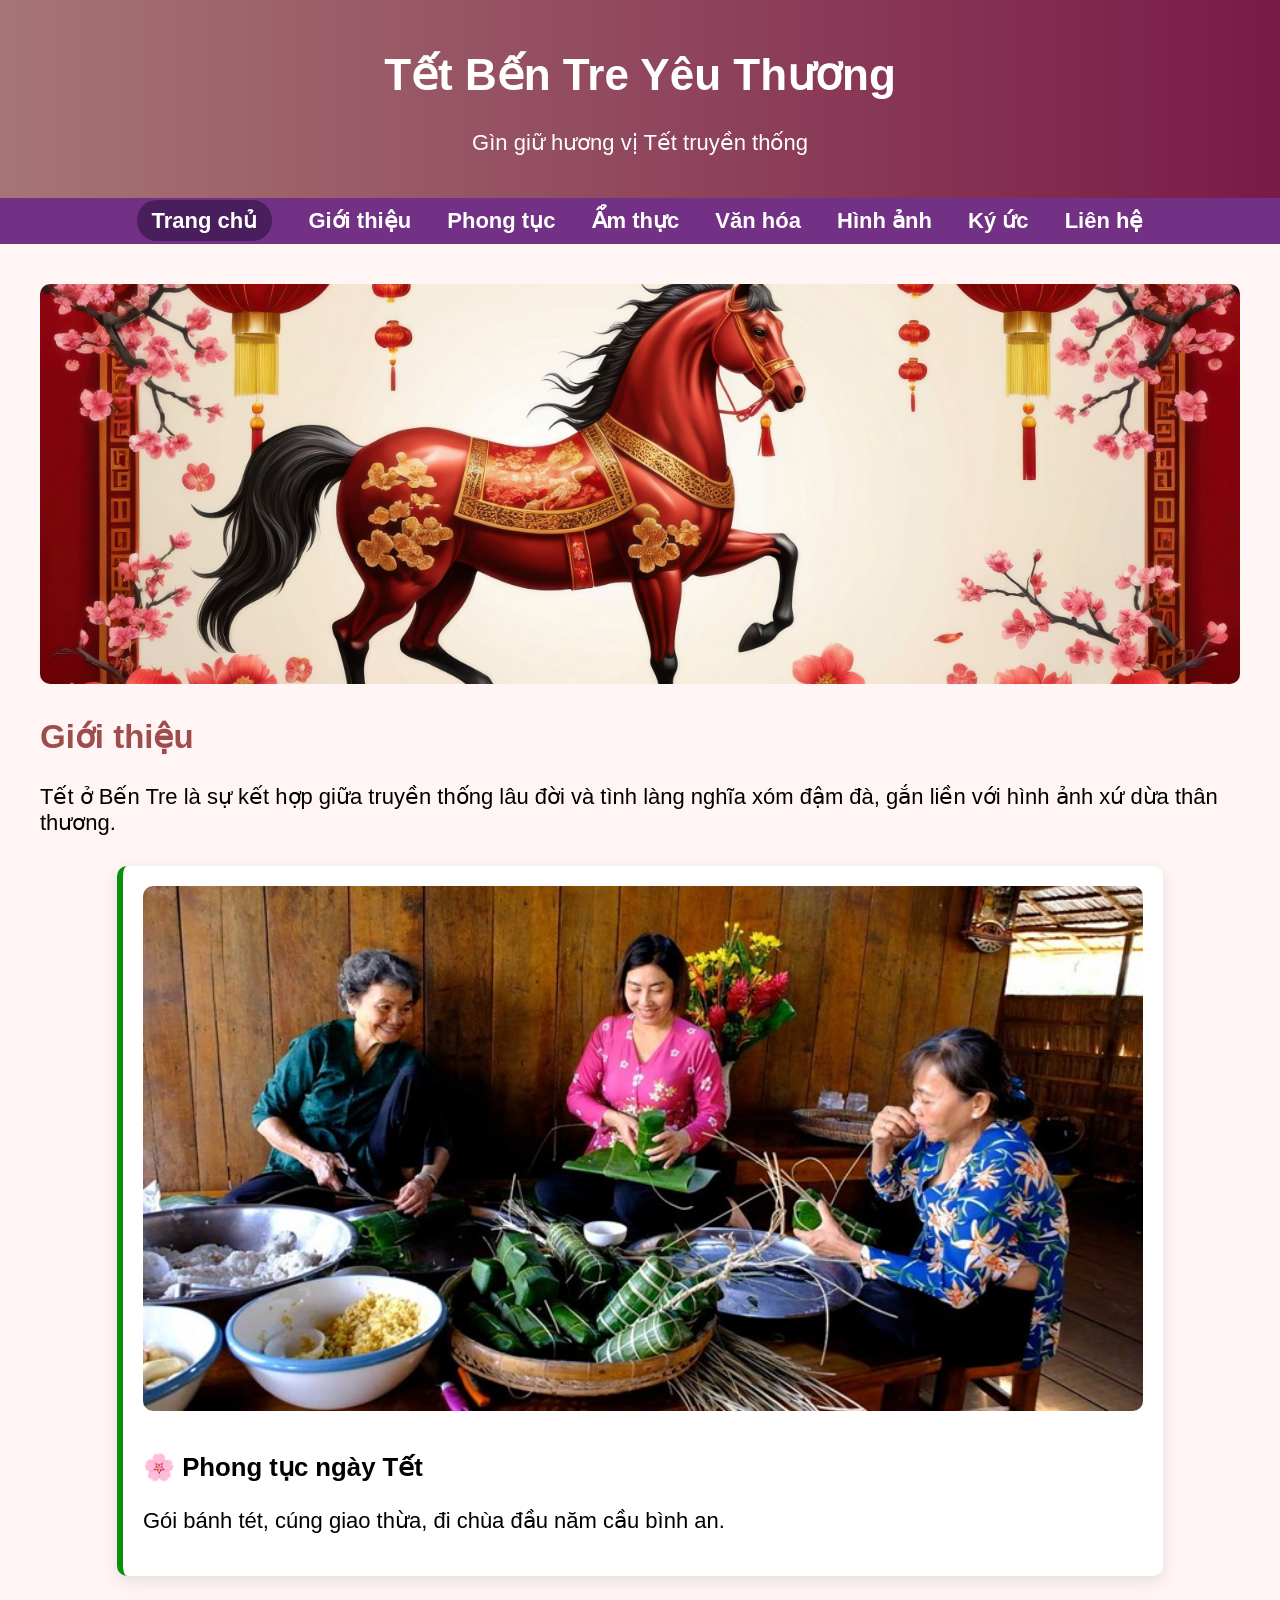
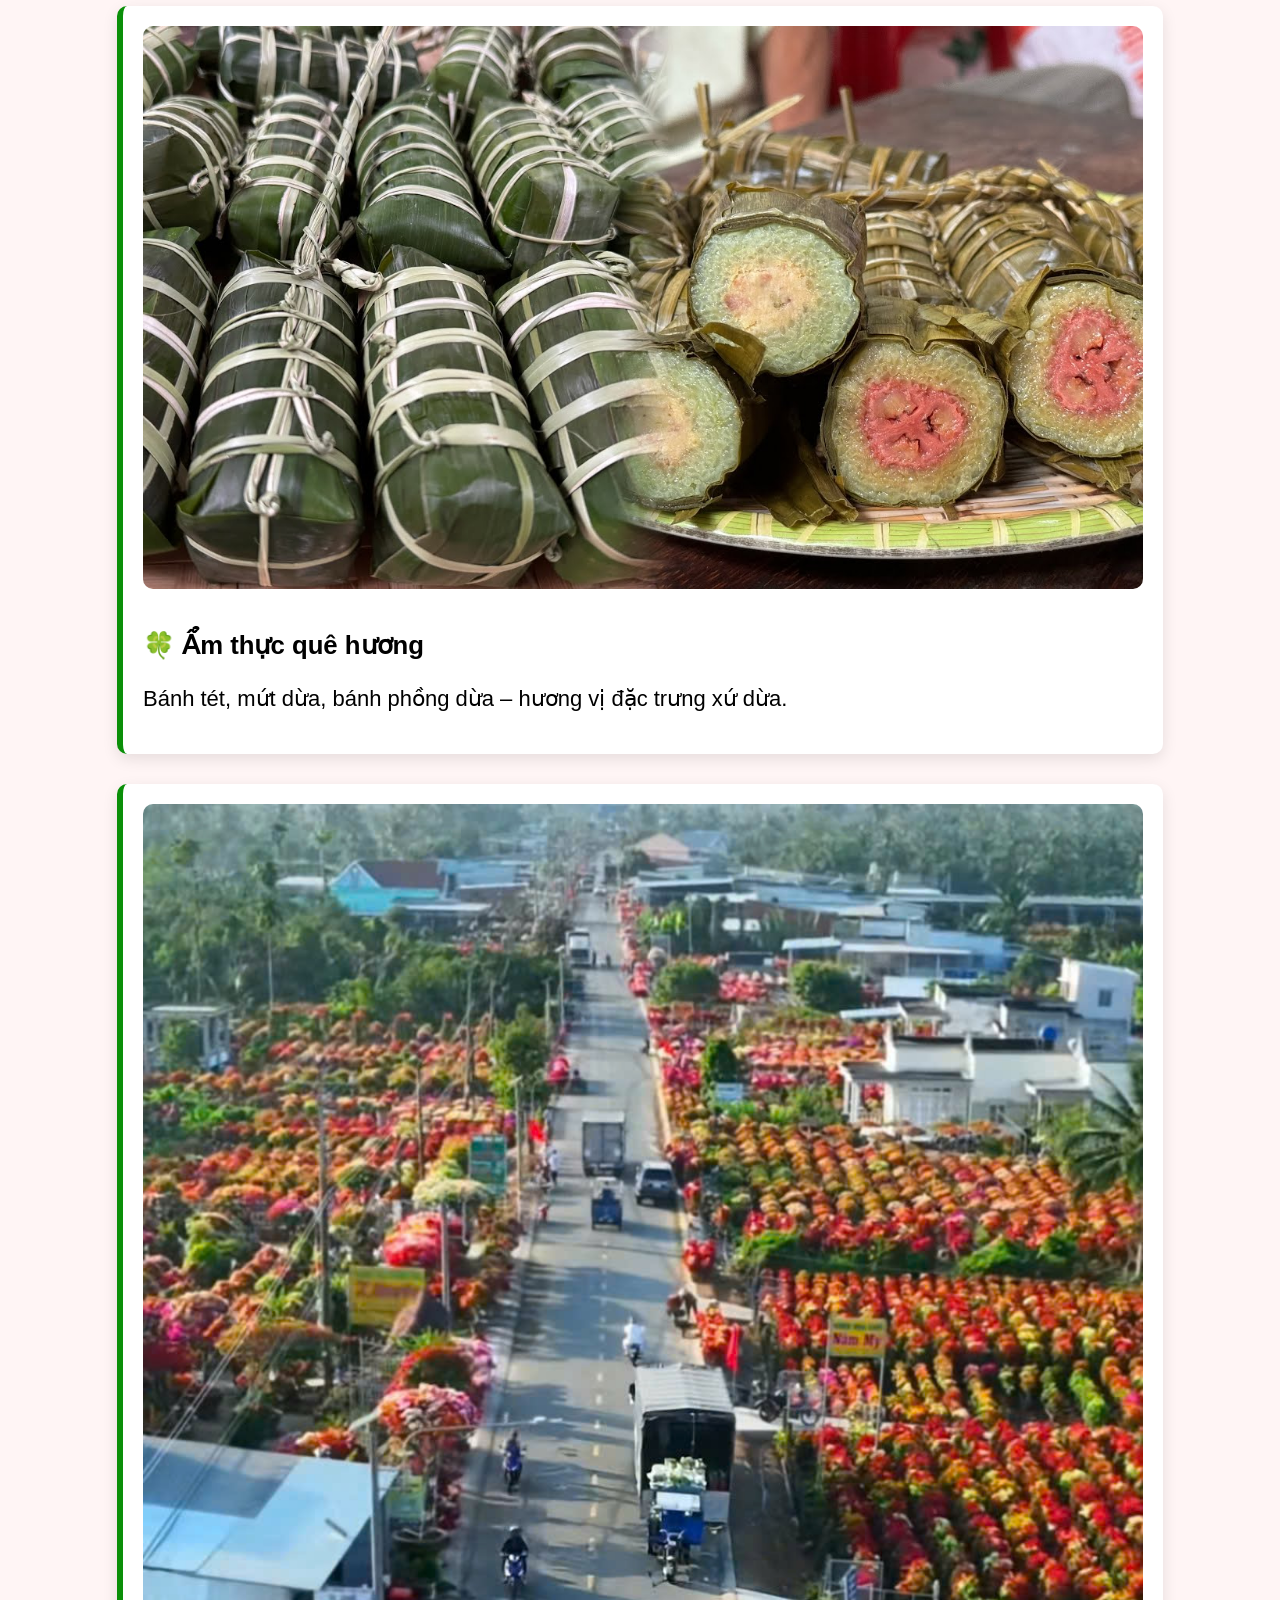
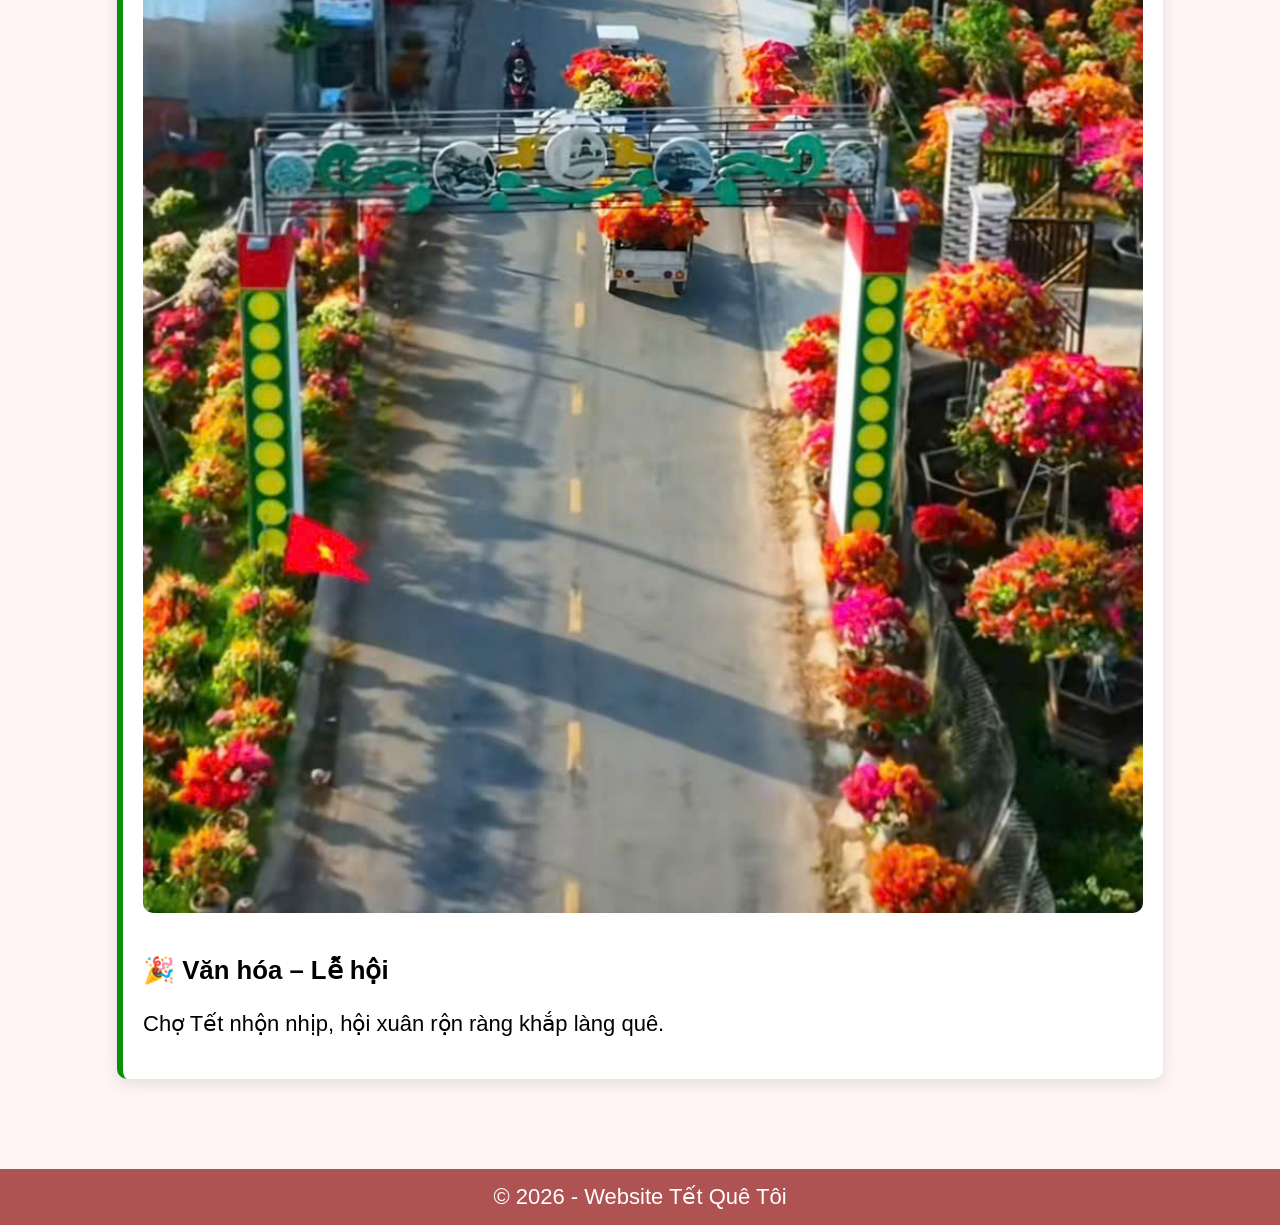
<file: index.html>
<!DOCTYPE html>
<html>
<head>
    <title>Xuân Quê Tôi</title>
    <link rel="stylesheet" href="css/style.css">
</head>
<body>

<header>
    <h1>Tết Bến Tre Yêu Thương</h1>
    <p>Gìn giữ hương vị Tết truyền thống</p>
</header>

<nav>
    <a href="index.html" class="active">Trang chủ</a>
    <a href="gioithieu.html">Giới thiệu</a>
    <a href="phongtuc.html">Phong tục</a>   
    <a href="amthuc.html">Ẩm thực</a>
    <a href="vanhoa.html">Văn hóa</a>
    <a href="hinhanh.html">Hình ảnh</a>
    <a href="kyuc.html">Ký ức</a>
    <a href="lienhe.html">Liên hệ</a>
</nav>

<div class="section">

    <!-- Ảnh banner -->
    <img src="images/banner.jpg" class="banner">

    <h2>Giới thiệu</h2>
    <p>Tết ở Bến Tre là sự kết hợp giữa truyền thống lâu đời và tình làng nghĩa xóm đậm đà, gắn liền với hình ảnh xứ dừa thân thương.</p>

    <!-- PHONG TỤC -->
    <a href="phongtuc.html" class="card-link">
        <div class="card">
            <img src="images/goibanh.jpg">
            <h3>🌸 Phong tục ngày Tết</h3>
            <p>Gói bánh tét, cúng giao thừa, đi chùa đầu năm cầu bình an.</p>
        </div>
    </a>

    <!-- ẨM THỰC -->
    <a href="amthuc.html" class="card-link">
        <div class="card">
            <img src="images/banhtet.jpg">
            <h3>🍀 Ẩm thực quê hương</h3>
            <p>Bánh tét, mứt dừa, bánh phồng dừa – hương vị đặc trưng xứ dừa.</p>
        </div>
    </a>

    <!-- VĂN HÓA -->
    <a href="vanhoa.html" class="card-link">
        <div class="card">
            <img src="images/chotet.jpg">
            <h3>🎉 Văn hóa – Lễ hội</h3>
            <p>Chợ Tết nhộn nhịp, hội xuân rộn ràng khắp làng quê.</p>
        </div>
    </a>

</div>
<footer>
    © 2026 - Website Tết Quê Tôi
</footer>

</body>
</html>
</file>
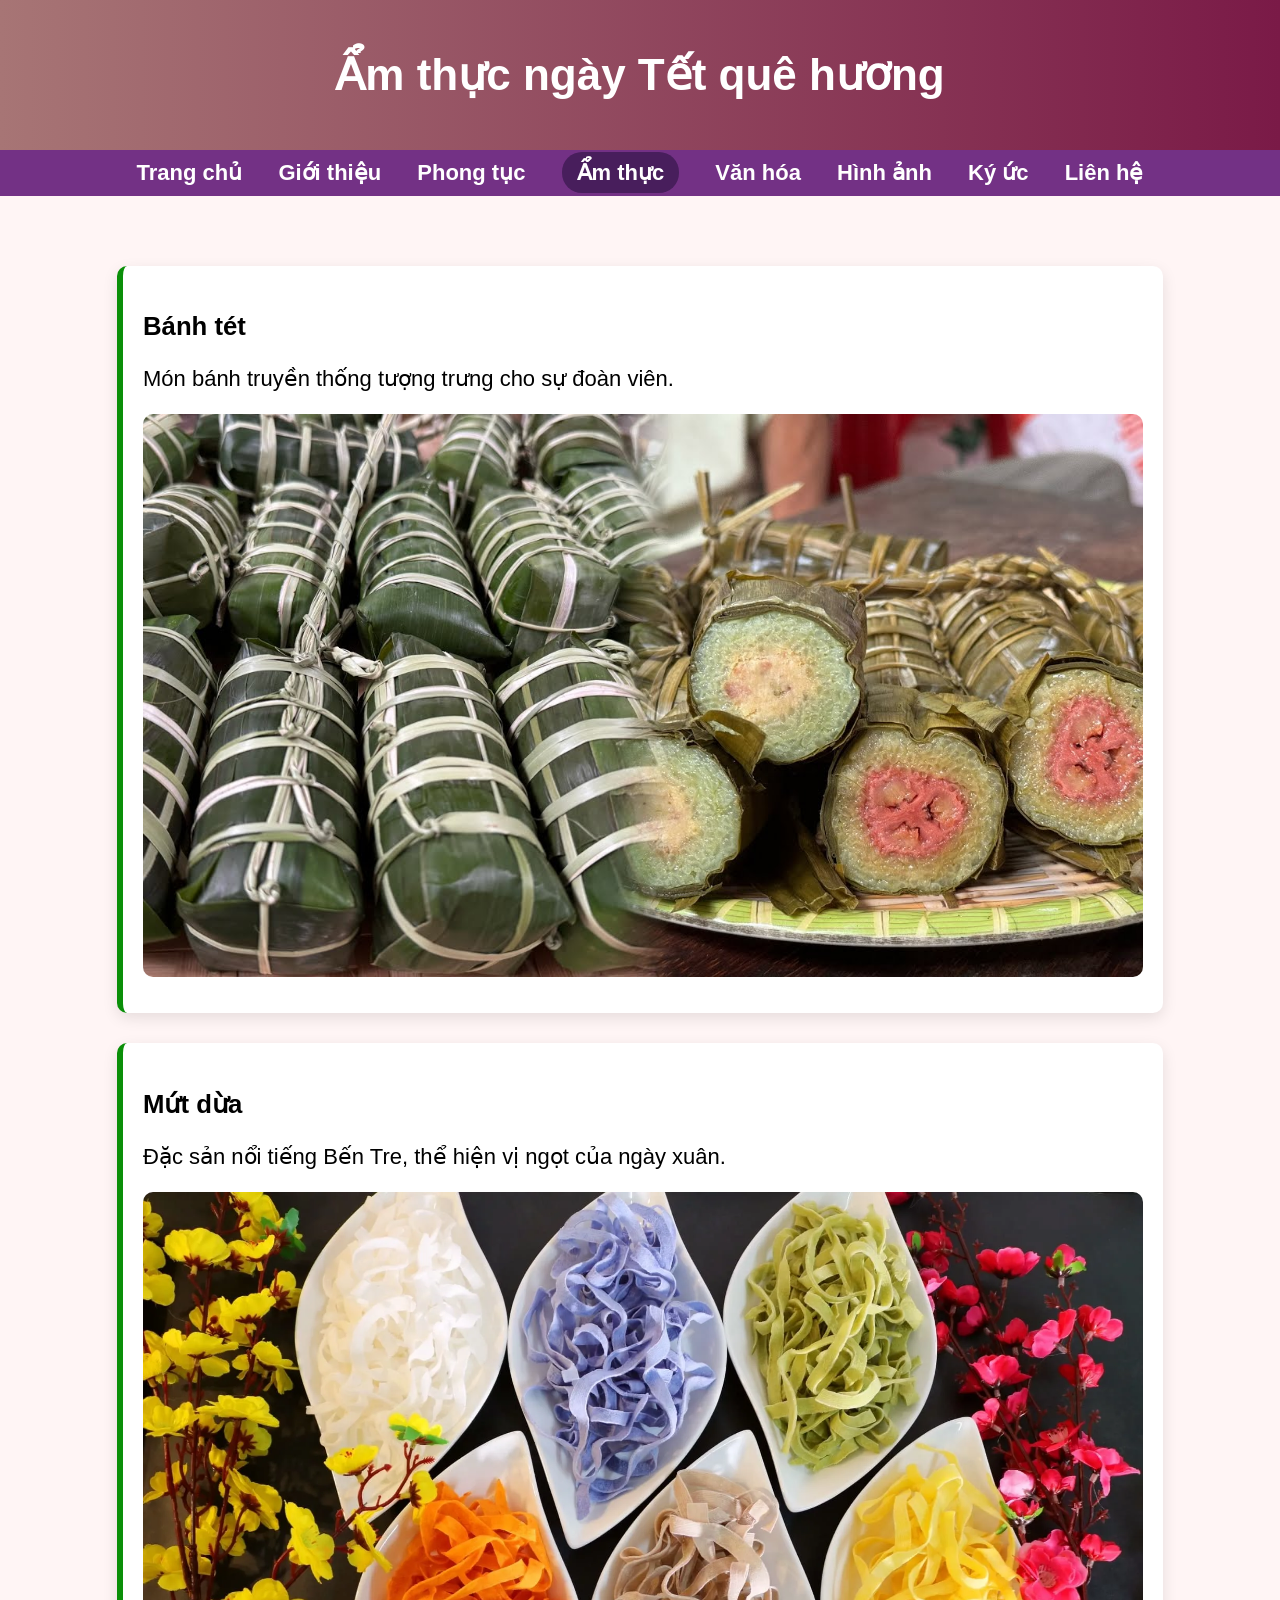
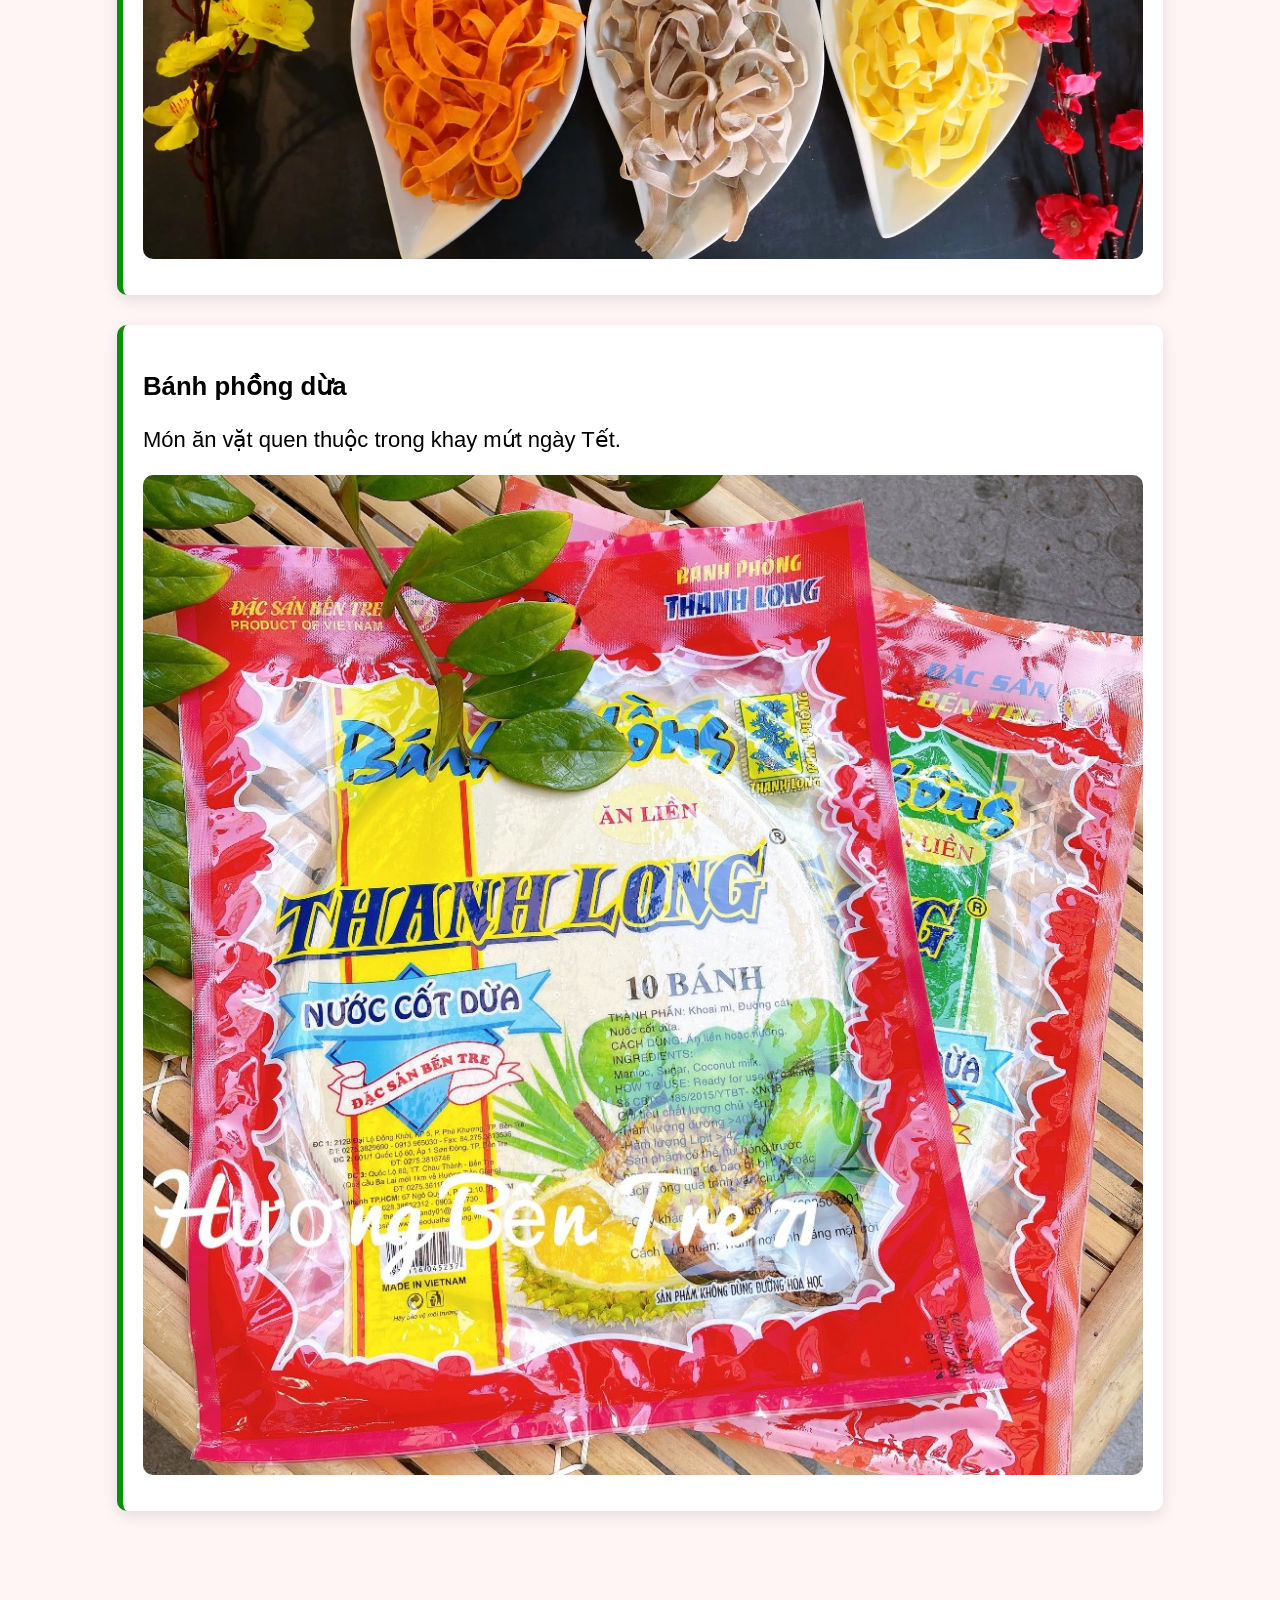
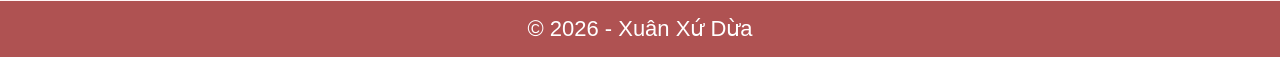
<file: amthuc.html>
<!DOCTYPE html>
<html>
<head>
    <title>Ẩm thực Tết - Bến Tre</title>
    <link rel="stylesheet" href="css/style.css">
</head>
<body>

<header>
    <h1>Ẩm thực ngày Tết quê hương</h1>
</header>

<nav>
    <a href="index.html">Trang chủ</a>
    <a href="gioithieu.html">Giới thiệu</a>
    <a href="phongtuc.html">Phong tục</a>
    <a href="amthuc.html" class="active">Ẩm thực</a>
    <a href="vanhoa.html">Văn hóa</a>
    <a href="hinhanh.html">Hình ảnh</a>
    <a href="kyuc.html">Ký ức</a>
    <a href="lienhe.html">Liên hệ</a>
</nav>

<div class="section">

<div class="card">
<h3>Bánh tét</h3>
<p>Món bánh truyền thống tượng trưng cho sự đoàn viên.</p>
<img src="images/banhtet.jpg">
</div>

<div class="card">
<h3>Mứt dừa</h3>
<p>Đặc sản nổi tiếng Bến Tre, thể hiện vị ngọt của ngày xuân.</p>
<img src="images/mucdua.webp">
</div>

<div class="card">
<h3>Bánh phồng dừa</h3>
<p>Món ăn vặt quen thuộc trong khay mứt ngày Tết.</p>
<img src="images/banhphongdua.jpg">
</div>

</div>

<footer>
© 2026 - Xuân Xứ Dừa
</footer>

</body>
</html>
</file>
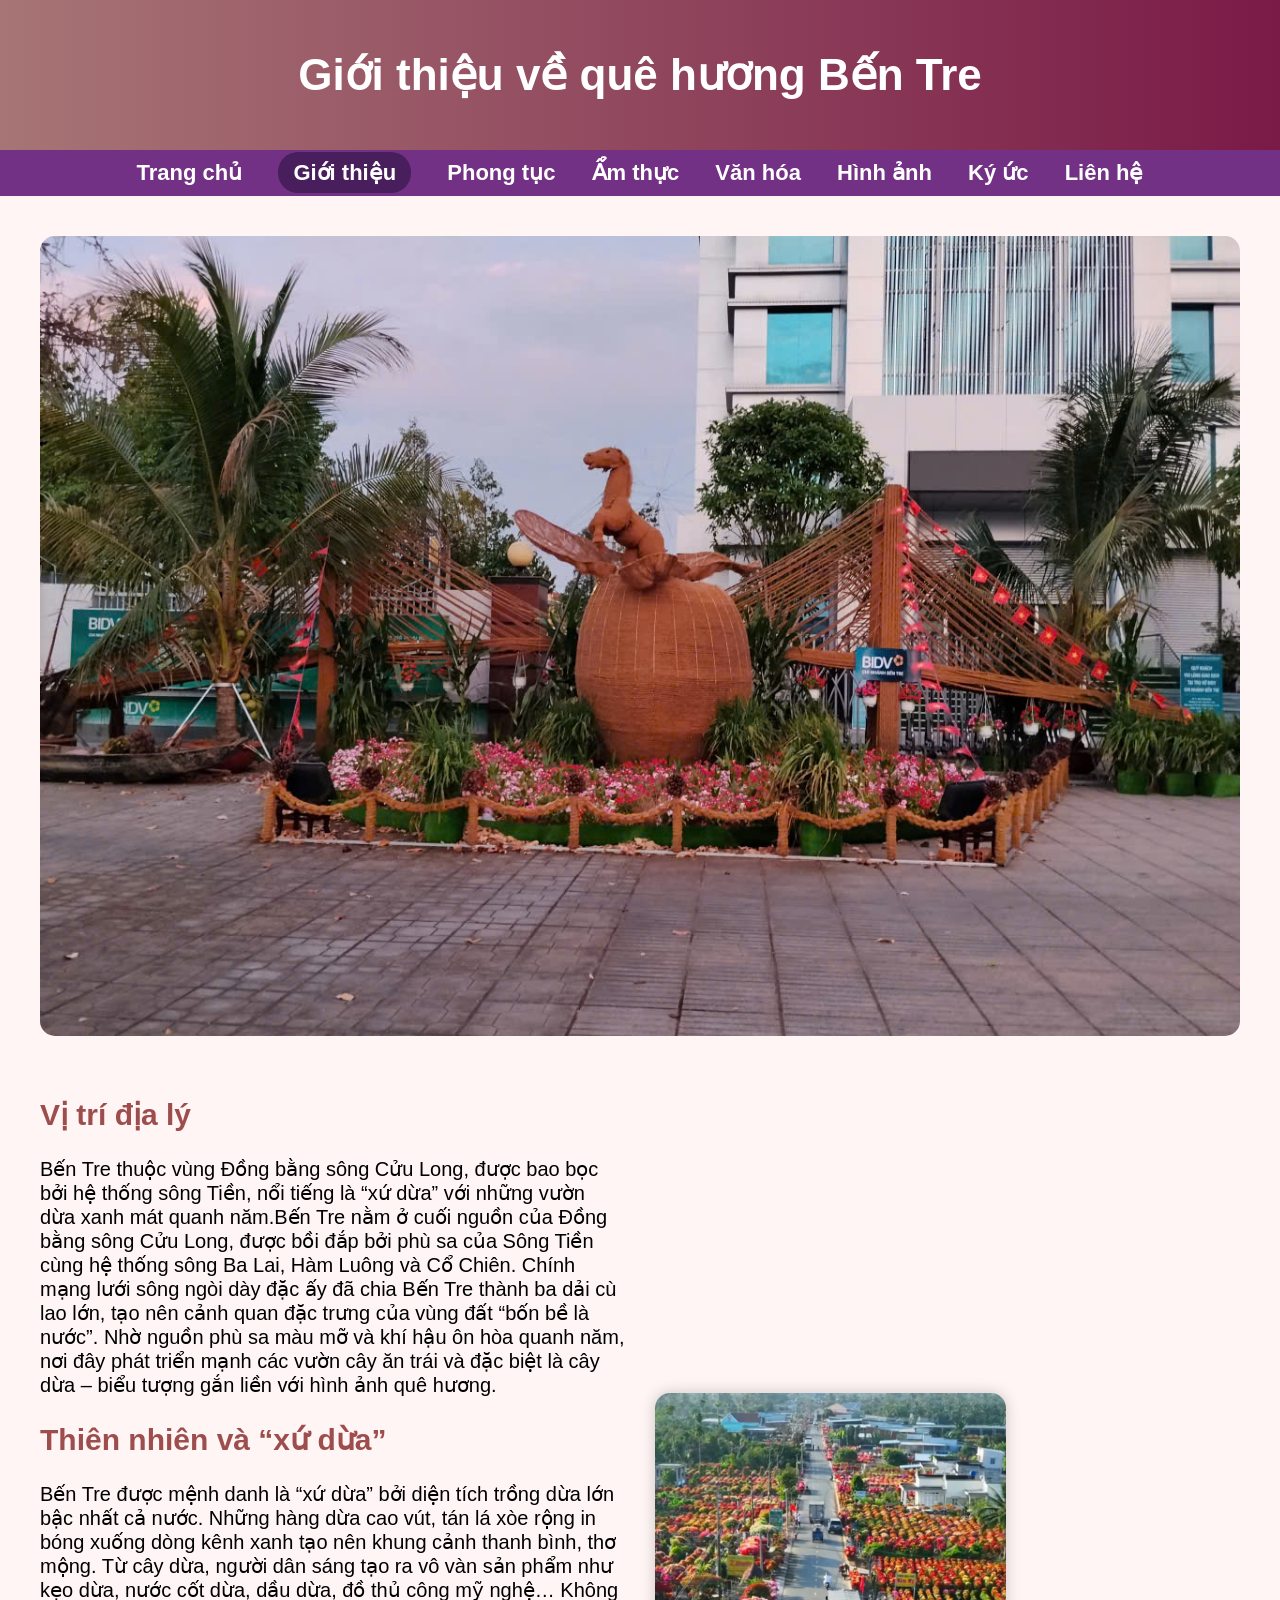
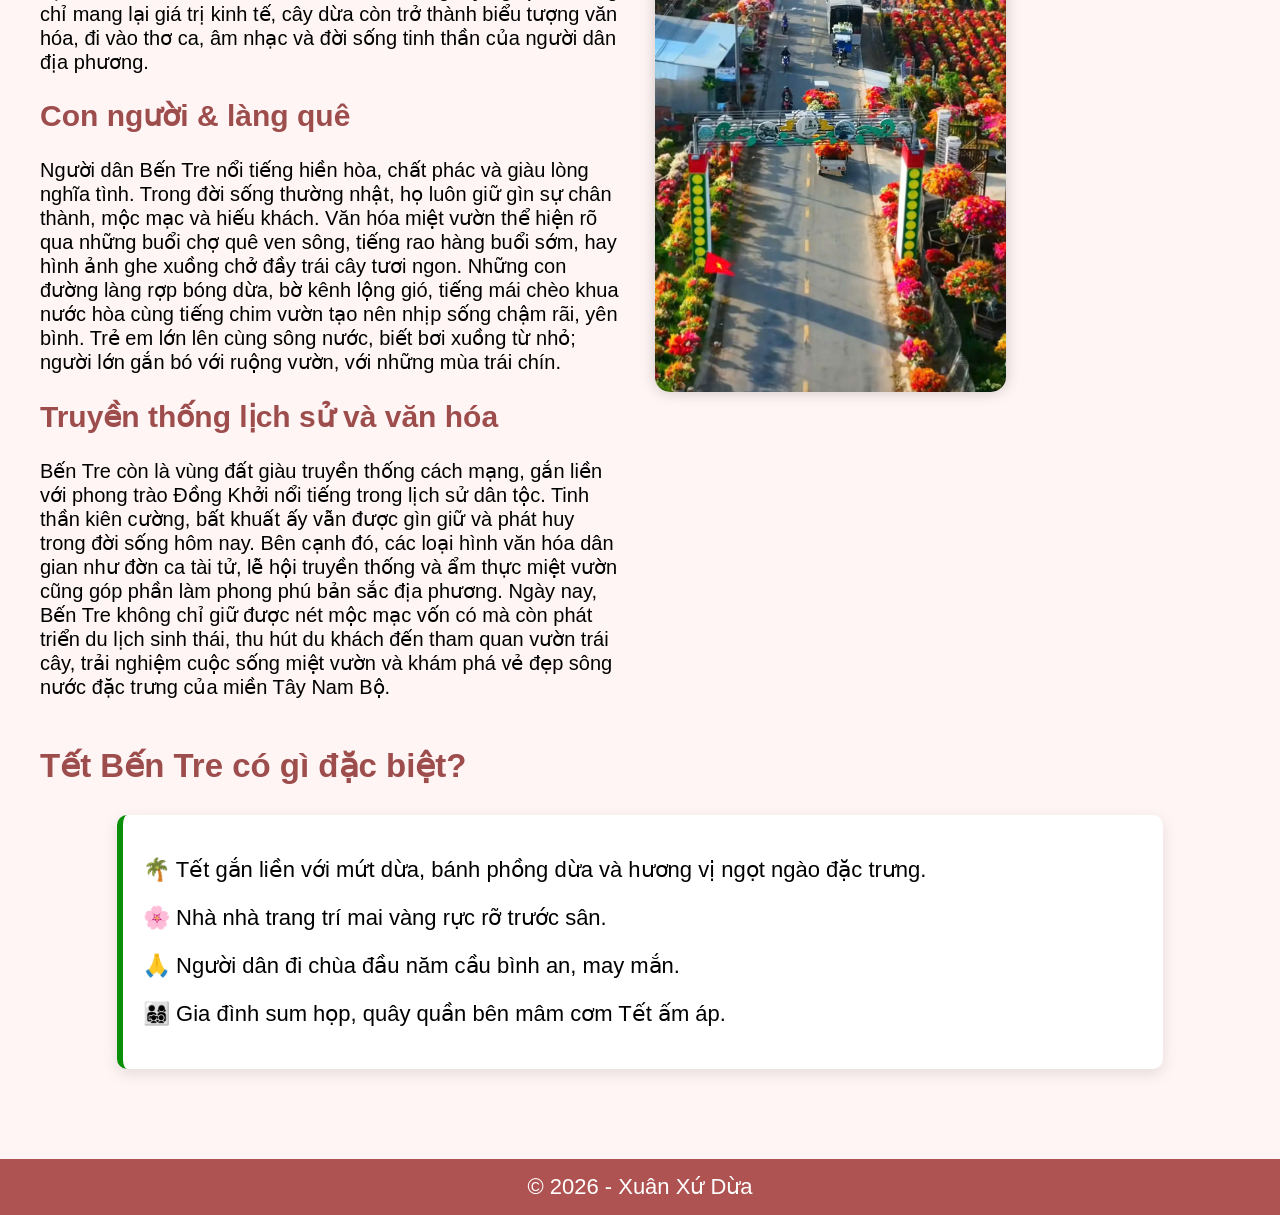
<file: gioithieu.html>
<!DOCTYPE html>
<html>
<head>
    <title>Giới thiệu - Xuân Xứ Dừa</title>
    <link rel="stylesheet" href="css/style.css">
</head>
<body>

<header>
    <h1>Giới thiệu về quê hương Bến Tre</h1>
</header>

<nav>
    <a href="index.html">Trang chủ</a>
    <a href="gioithieu.html" class="active">Giới thiệu</a>
    <a href="phongtuc.html">Phong tục</a>
    <a href="amthuc.html">Ẩm thực</a>
    <a href="vanhoa.html">Văn hóa</a>
    <a href="hinhanh.html">Hình ảnh</a>
    <a href="kyuc.html">Ký ức</a>
    <a href="lienhe.html">Liên hệ</a>
</nav>

<div class="section">

    <!-- Banner -->
    <img src="images/hinh1.jpg" class="page-banner" alt="Bến Tre ngày xuân">

    <div class="flex-container">
        <div class="flex-text">
            <h2>Vị trí địa lý</h2>
            <p>
                Bến Tre thuộc vùng Đồng bằng sông Cửu Long, được bao bọc bởi hệ thống sông Tiền, 
                nổi tiếng là “xứ dừa” với những vườn dừa xanh mát quanh năm.Bến Tre nằm ở cuối nguồn của Đồng bằng sông Cửu Long,
                 được bồi đắp bởi phù sa của Sông Tiền cùng hệ thống sông Ba Lai, Hàm Luông và Cổ Chiên.
                  Chính mạng lưới sông ngòi dày đặc ấy đã chia Bến Tre thành ba dải cù lao lớn, tạo nên cảnh quan đặc trưng của vùng đất “bốn bề là nước”.
                   Nhờ nguồn phù sa màu mỡ và khí hậu ôn hòa quanh năm, nơi đây phát triển mạnh các vườn cây ăn trái và đặc biệt là cây dừa – biểu tượng gắn liền với hình ảnh quê hương.

            </p>

            <h2>Thiên nhiên và “xứ dừa”</h2>
            <p>Bến Tre được mệnh danh là “xứ dừa” bởi diện tích trồng dừa lớn bậc nhất cả nước. 
                Những hàng dừa cao vút, tán lá xòe rộng in bóng xuống dòng kênh xanh tạo nên khung cảnh thanh bình, thơ mộng.
                Từ cây dừa, người dân sáng tạo ra vô vàn sản phẩm như kẹo dừa, nước cốt dừa, dầu dừa, đồ thủ công mỹ nghệ…
                Không chỉ mang lại giá trị kinh tế, cây dừa còn trở thành biểu tượng văn hóa, đi vào thơ ca, âm nhạc và đời sống tinh thần của người dân địa phương.
            </p>
            
            <h2>Con người & làng quê</h2>
            <p>Người dân Bến Tre nổi tiếng hiền hòa, chất phác và giàu lòng nghĩa tình.
                 Trong đời sống thường nhật, họ luôn giữ gìn sự chân thành, mộc mạc và hiếu khách.
                  Văn hóa miệt vườn thể hiện rõ qua những buổi chợ quê ven sông, tiếng rao hàng buổi sớm, hay hình ảnh ghe xuồng chở đầy trái cây tươi ngon.
                  Những con đường làng rợp bóng dừa, bờ kênh lộng gió, tiếng mái chèo khua nước hòa cùng tiếng chim vườn tạo nên nhịp sống chậm rãi, yên bình.
                   Trẻ em lớn lên cùng sông nước, biết bơi xuồng từ nhỏ; người lớn gắn bó với ruộng vườn, với những mùa trái chín.
            </p>
            <h2>Truyền thống lịch sử và văn hóa</h2>
            <p>Bến Tre còn là vùng đất giàu truyền thống cách mạng, gắn liền với phong trào Đồng Khởi nổi tiếng trong lịch sử dân tộc. 
                Tinh thần kiên cường, bất khuất ấy vẫn được gìn giữ và phát huy trong đời sống hôm nay.
                Bên cạnh đó, các loại hình văn hóa dân gian như đờn ca tài tử, lễ hội truyền thống và ẩm thực miệt vườn cũng góp phần làm phong phú bản sắc địa phương.
                Ngày nay, Bến Tre không chỉ giữ được nét mộc mạc vốn có mà còn phát triển du lịch sinh thái, thu hút du khách đến tham quan vườn trái cây,
                 trải nghiệm cuộc sống miệt vườn và khám phá vẻ đẹp sông nước đặc trưng của miền Tây Nam Bộ.
              </p>

        </div>

        <div class="flex-img">
            <img src="images/chotet.jpg" alt="Quê hương Bến Tre">
        </div>
    </div>

    <h2>Tết Bến Tre có gì đặc biệt?</h2>

    <div class="card">
        <p>🌴 Tết gắn liền với mứt dừa, bánh phồng dừa và hương vị ngọt ngào đặc trưng.</p>
        <p>🌸 Nhà nhà trang trí mai vàng rực rỡ trước sân.</p>
        <p>🙏 Người dân đi chùa đầu năm cầu bình an, may mắn.</p>
        <p>👨‍👩‍👧‍👦 Gia đình sum họp, quây quần bên mâm cơm Tết ấm áp.</p>
    </div>

</div>
<footer>
    © 2026 - Xuân Xứ Dừa
</footer>

</body>
</html>
</file>
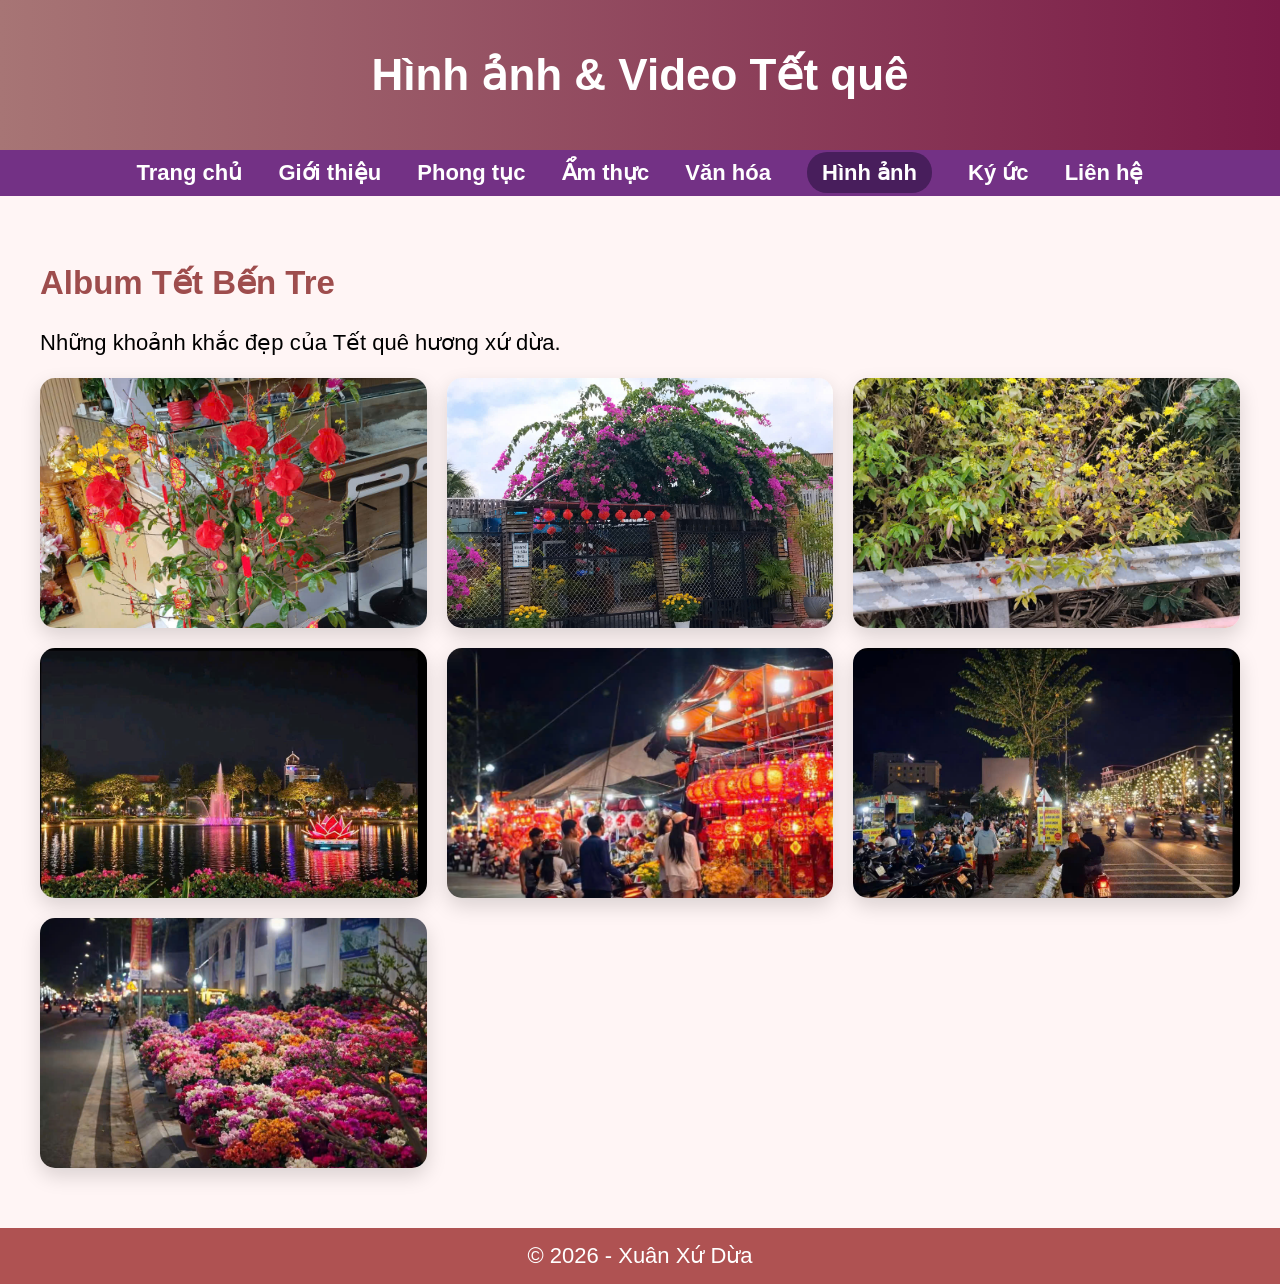
<file: hinhanh.html>
<!DOCTYPE html>
<html>
<head>
    <title>Hình ảnh & Video - Bến Tre</title>
    <link rel="stylesheet" href="css/style.css">
</head>
<body>

<header>
    <h1>Hình ảnh & Video Tết quê</h1>
</header>

<nav>
    <a href="index.html">Trang chủ</a>
    <a href="gioithieu.html">Giới thiệu</a>
    <a href="phongtuc.html">Phong tục</a>
    <a href="amthuc.html">Ẩm thực</a>
    <a href="vanhoa.html">Văn hóa</a>
    <a href="hinhanh.html" class="active">Hình ảnh</a>
    <a href="kyuc.html">Ký ức</a>
    <a href="lienhe.html">Liên hệ</a>
</nav>

<div class="section">

    <h2>Album Tết Bến Tre</h2>
    <p>Những khoảnh khắc đẹp của Tết quê hương xứ dừa.</p>

    <div class="gallery-container">
        <img src="images/hinh2.jpg">
        <img src="images/hinh3.jpg">
        <img src="images/hinh4.jpg">
        <img src="images/hionh6.jpg">
        <img src="images/hinh7.jpg">
        <img src="images/hinh8.jpg">
        <img src="images/hih9.jpg">
    </div>

</div>

<footer>
© 2026 - Xuân Xứ Dừa
</footer>

</body>
</html>
</file>
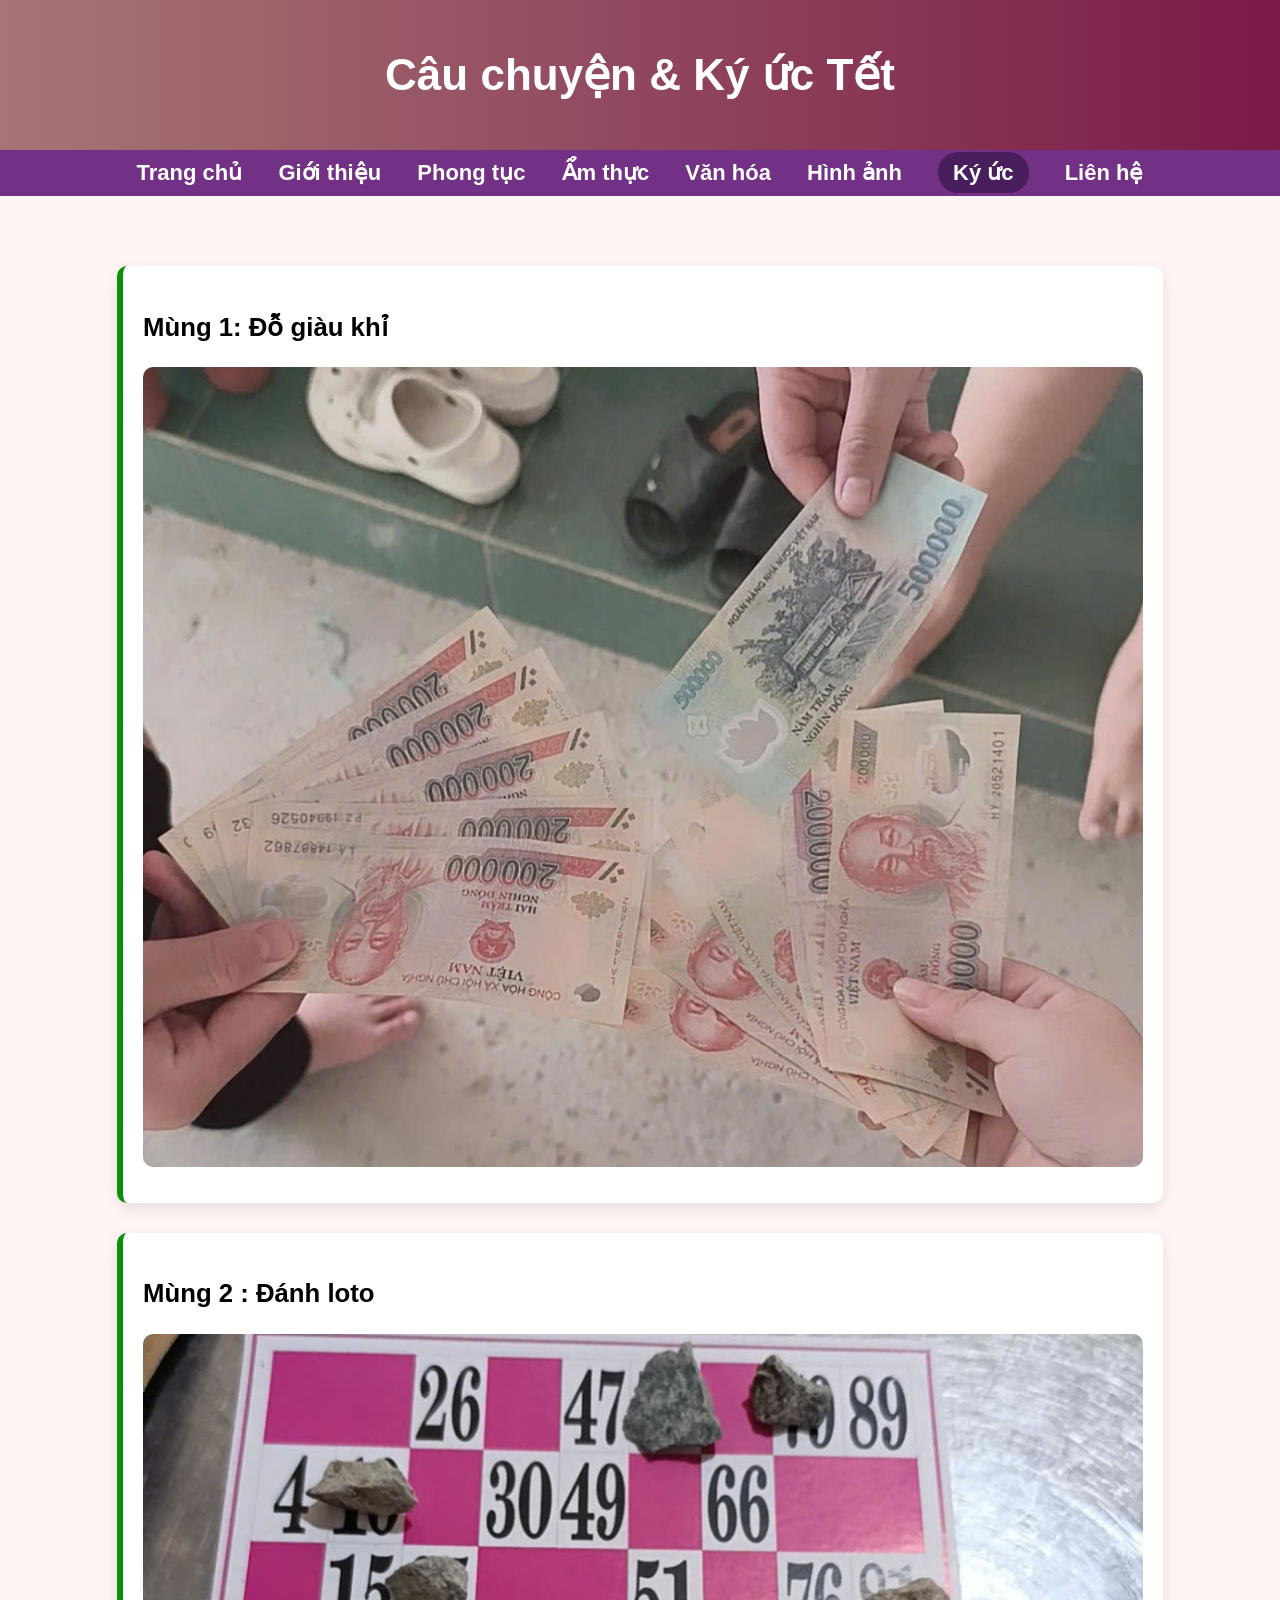
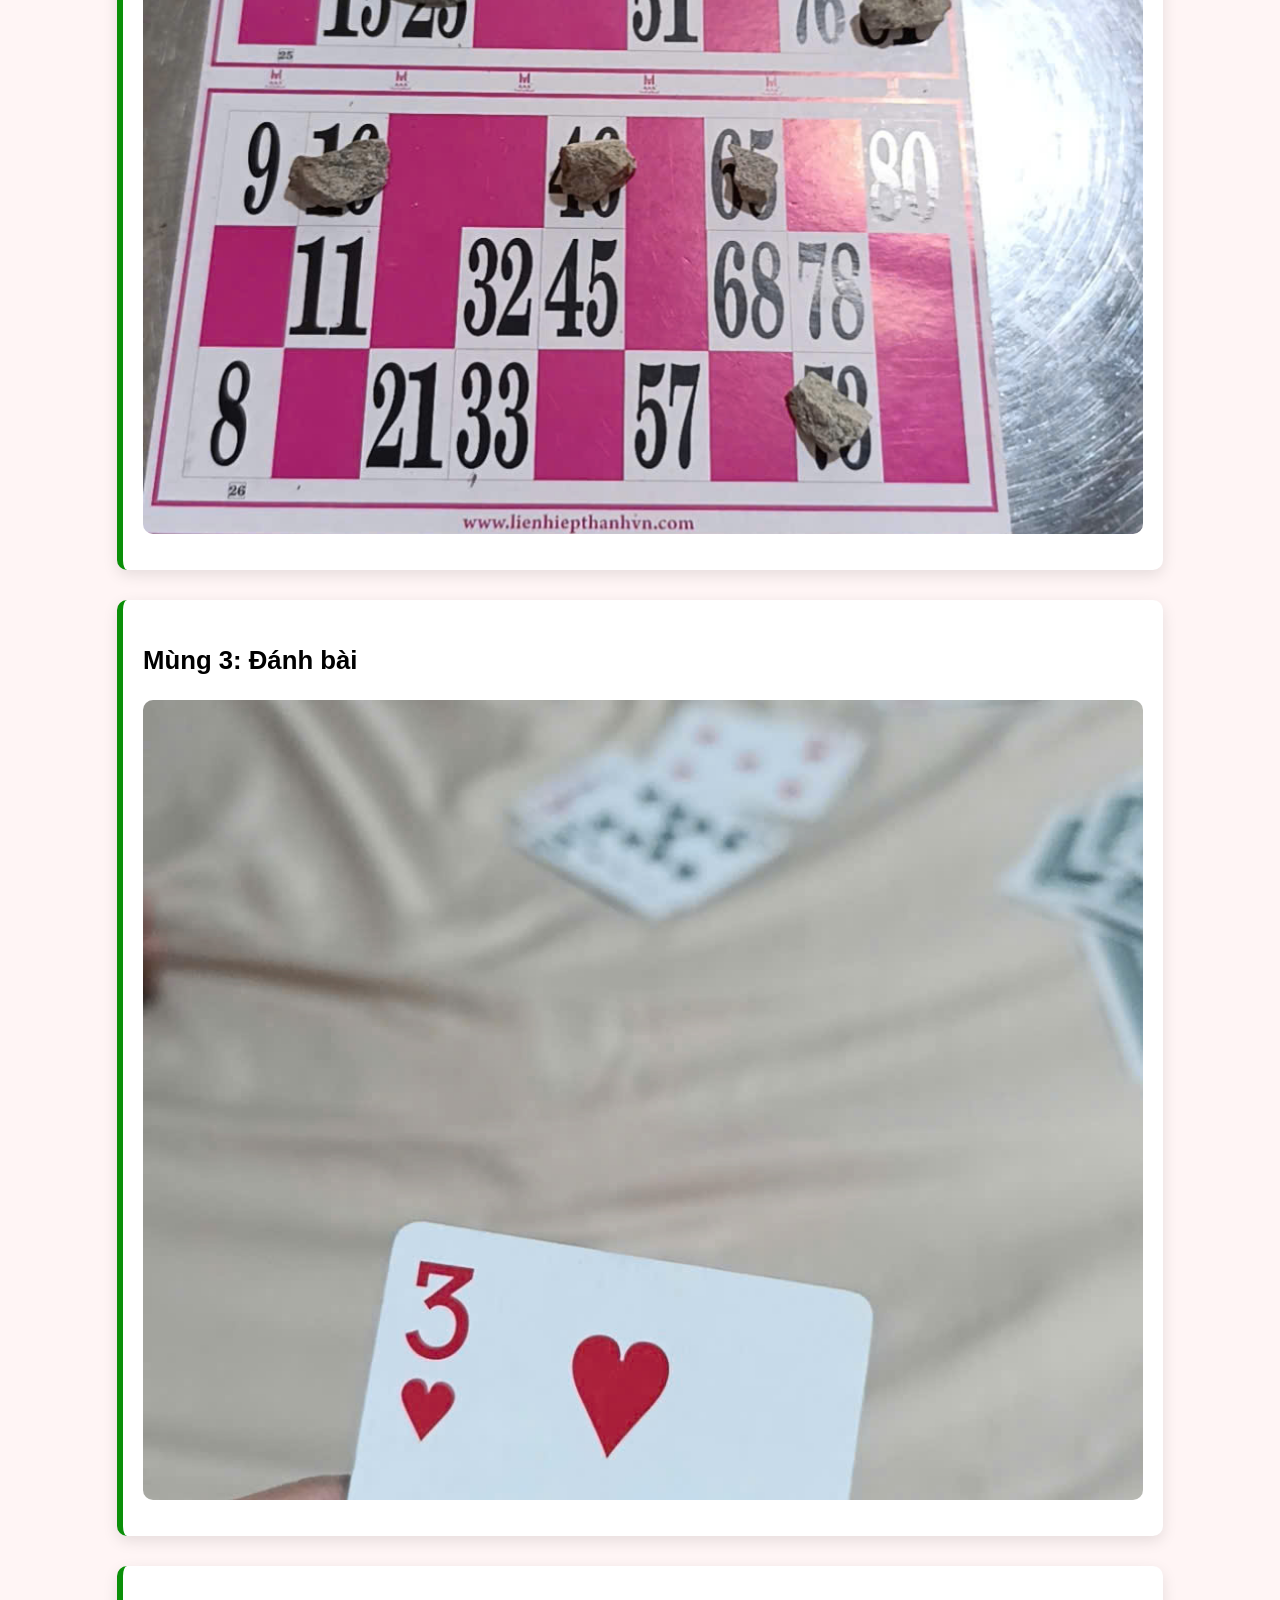
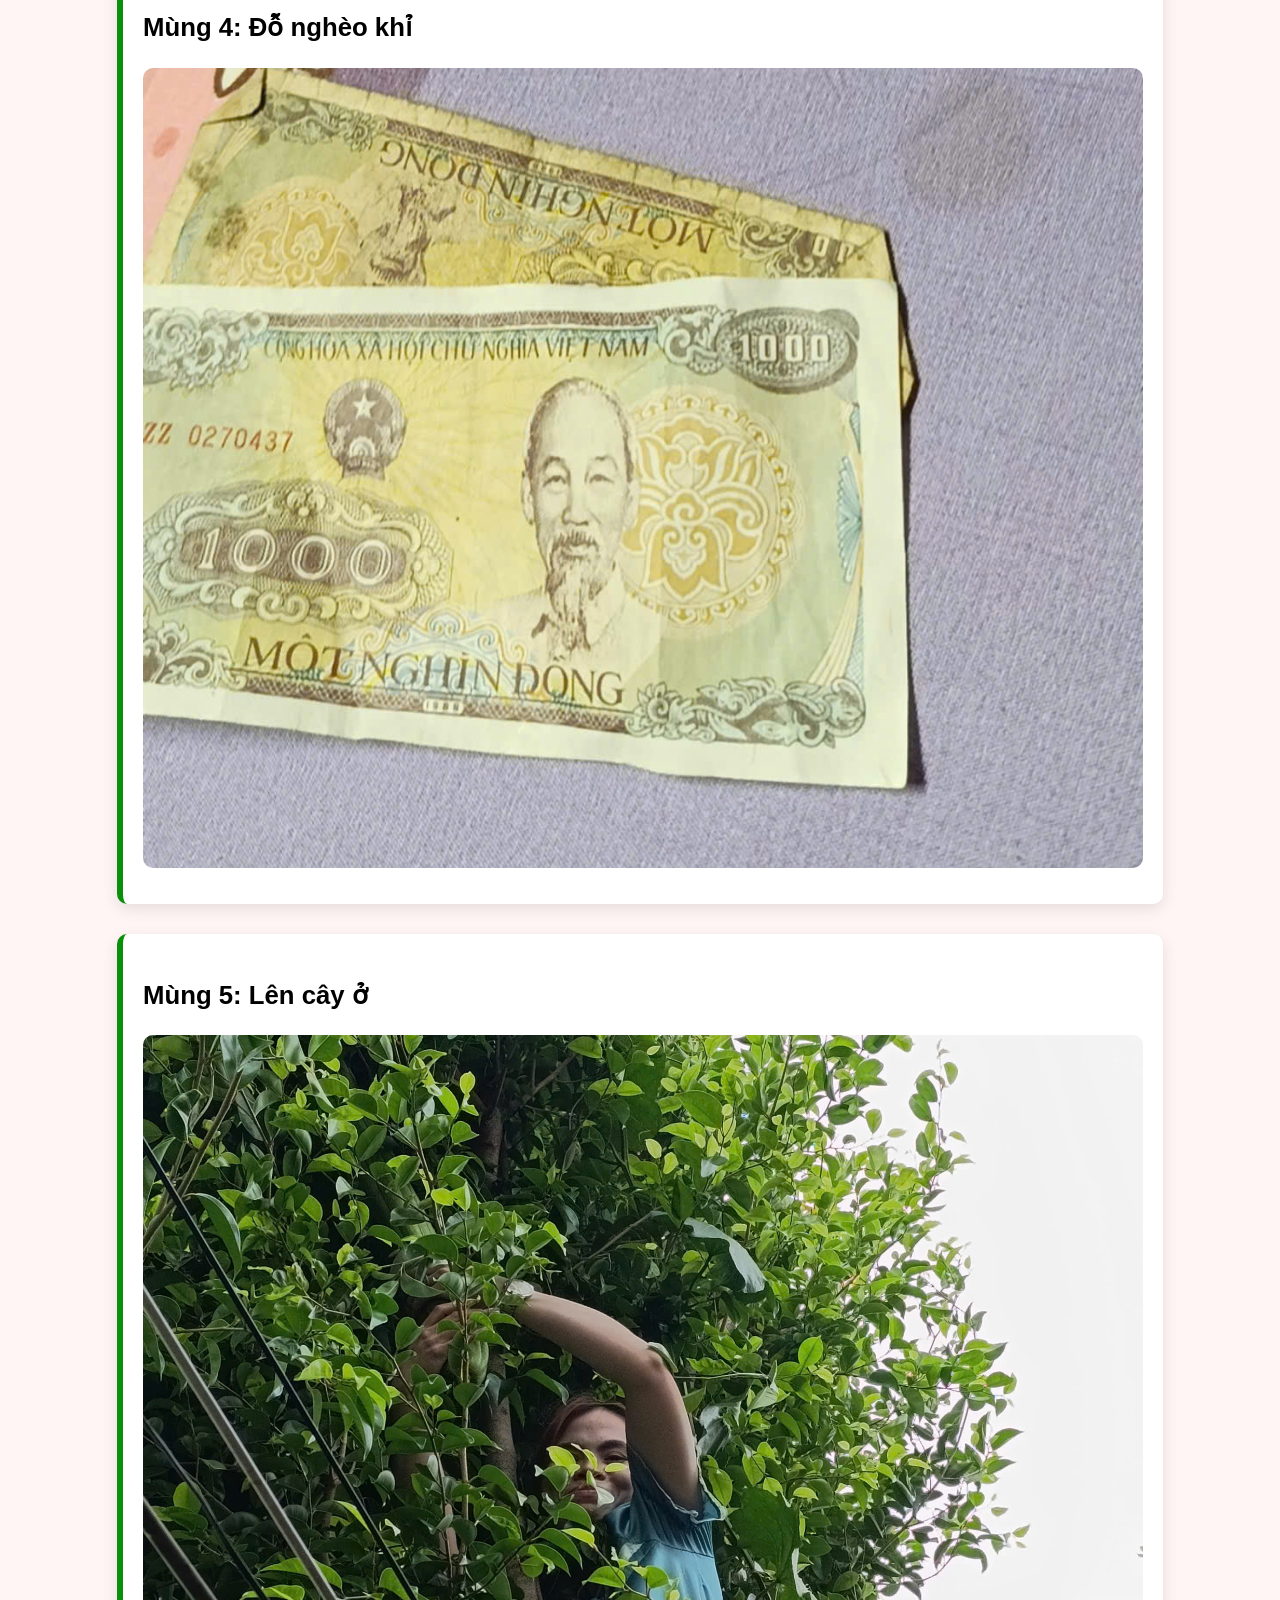
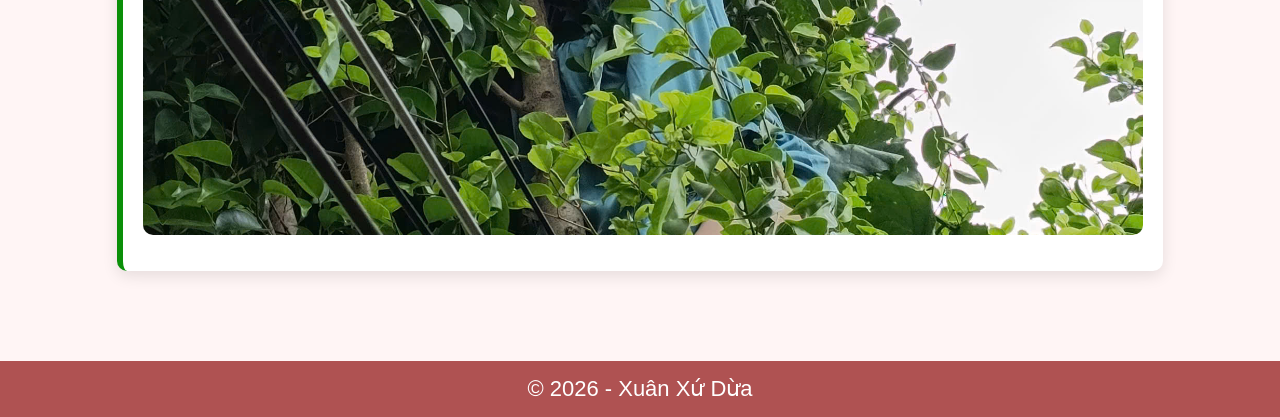
<file: kyuc.html>
<!DOCTYPE html>
<html>
<head>
    <title>Ký ức Tết - Bến Tre</title>
    <link rel="stylesheet" href="css/style.css">
</head>
<body>

<header>
    <h1>Câu chuyện & Ký ức Tết</h1>
</header>

<nav>
    <a href="index.html">Trang chủ</a>
    <a href="gioithieu.html">Giới thiệu</a>
    <a href="phongtuc.html">Phong tục</a>
    <a href="amthuc.html">Ẩm thực</a>
    <a href="vanhoa.html">Văn hóa</a>
    <a href="hinhanh.html">Hình ảnh</a>
    <a href="kyuc.html" class="active">Ký ức</a>
    <a href="lienhe.html">Liên hệ</a>
</nav>

<div class="section">
<div class="card">
<h3>Mùng 1: Đỗ giàu khỉ</h3> 

<img src="images/hinh10.jpg" width="600" height="800" >
</div>
<div class="card">
<h3>Mùng 2 : Đánh loto </h3>
<img src="images/hinh11.jpg" width="600" height="800" >
</div>
<div class="card">
<h3>Mùng 3: Đánh bài</h3>
<img src="images/hinh12.jpg" width="600" height="800" >
</div>
<div class="card">
<h3>Mùng 4: Đỗ nghèo khỉ</h3>
<img src="images/hinh13.jpg" width="600" height="800" >
</div>
<div class="card">
<h3>Mùng 5: Lên cây ở</h3>
<img src="images/hinh14.jpg" width="600" height="800" >
</div>
</div>

<footer>
© 2026 - Xuân Xứ Dừa
</footer>

</body>
</html>
</file>
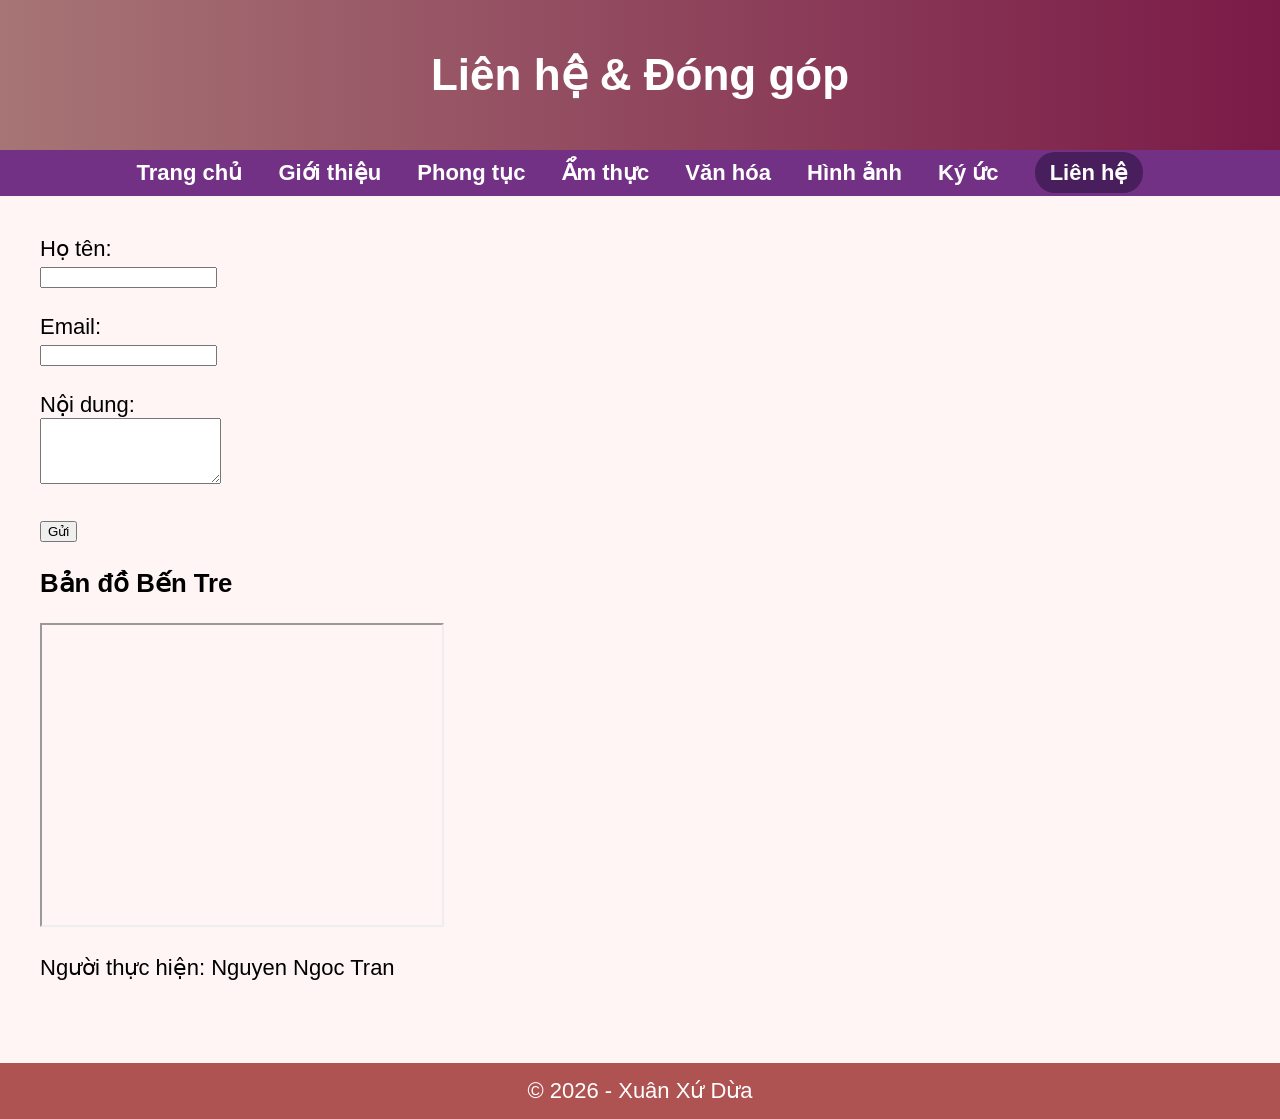
<file: lienhe.html>
<!DOCTYPE html>
<html>
<head>
    <title>Liên hệ - Xuân Xứ Dừa</title>
    <link rel="stylesheet" href="css/style.css">
</head>
<body>

<header>
    <h1>Liên hệ & Đóng góp</h1>
</header>

<nav>
    <a href="index.html">Trang chủ</a>
    <a href="gioithieu.html">Giới thiệu</a>
    <a href="phongtuc.html">Phong tục</a>
    <a href="amthuc.html">Ẩm thực</a>
    <a href="vanhoa.html">Văn hóa</a>
    <a href="hinhanh.html">Hình ảnh</a>
    <a href="kyuc.html">Ký ức</a>
    <a href="lienhe.html" class="active">Liên hệ</a>
</nav>

<div class="section">

<form>
Họ tên:<br>
<input type="text"><br><br>

Email:<br>
<input type="email"><br><br>

Nội dung:<br>
<textarea rows="4"></textarea><br><br>

<input type="submit" value="Gửi">
</form>

<h3>Bản đồ Bến Tre</h3>

<iframe 
src="https://www.google.com/maps?q=Bến+Tre&output=embed"
width="400" height="300">
</iframe>

<p>Người thực hiện: Nguyen Ngoc Tran</p>

</div>

<footer>
© 2026 - Xuân Xứ Dừa
</footer>

</body>
</html>
</file>
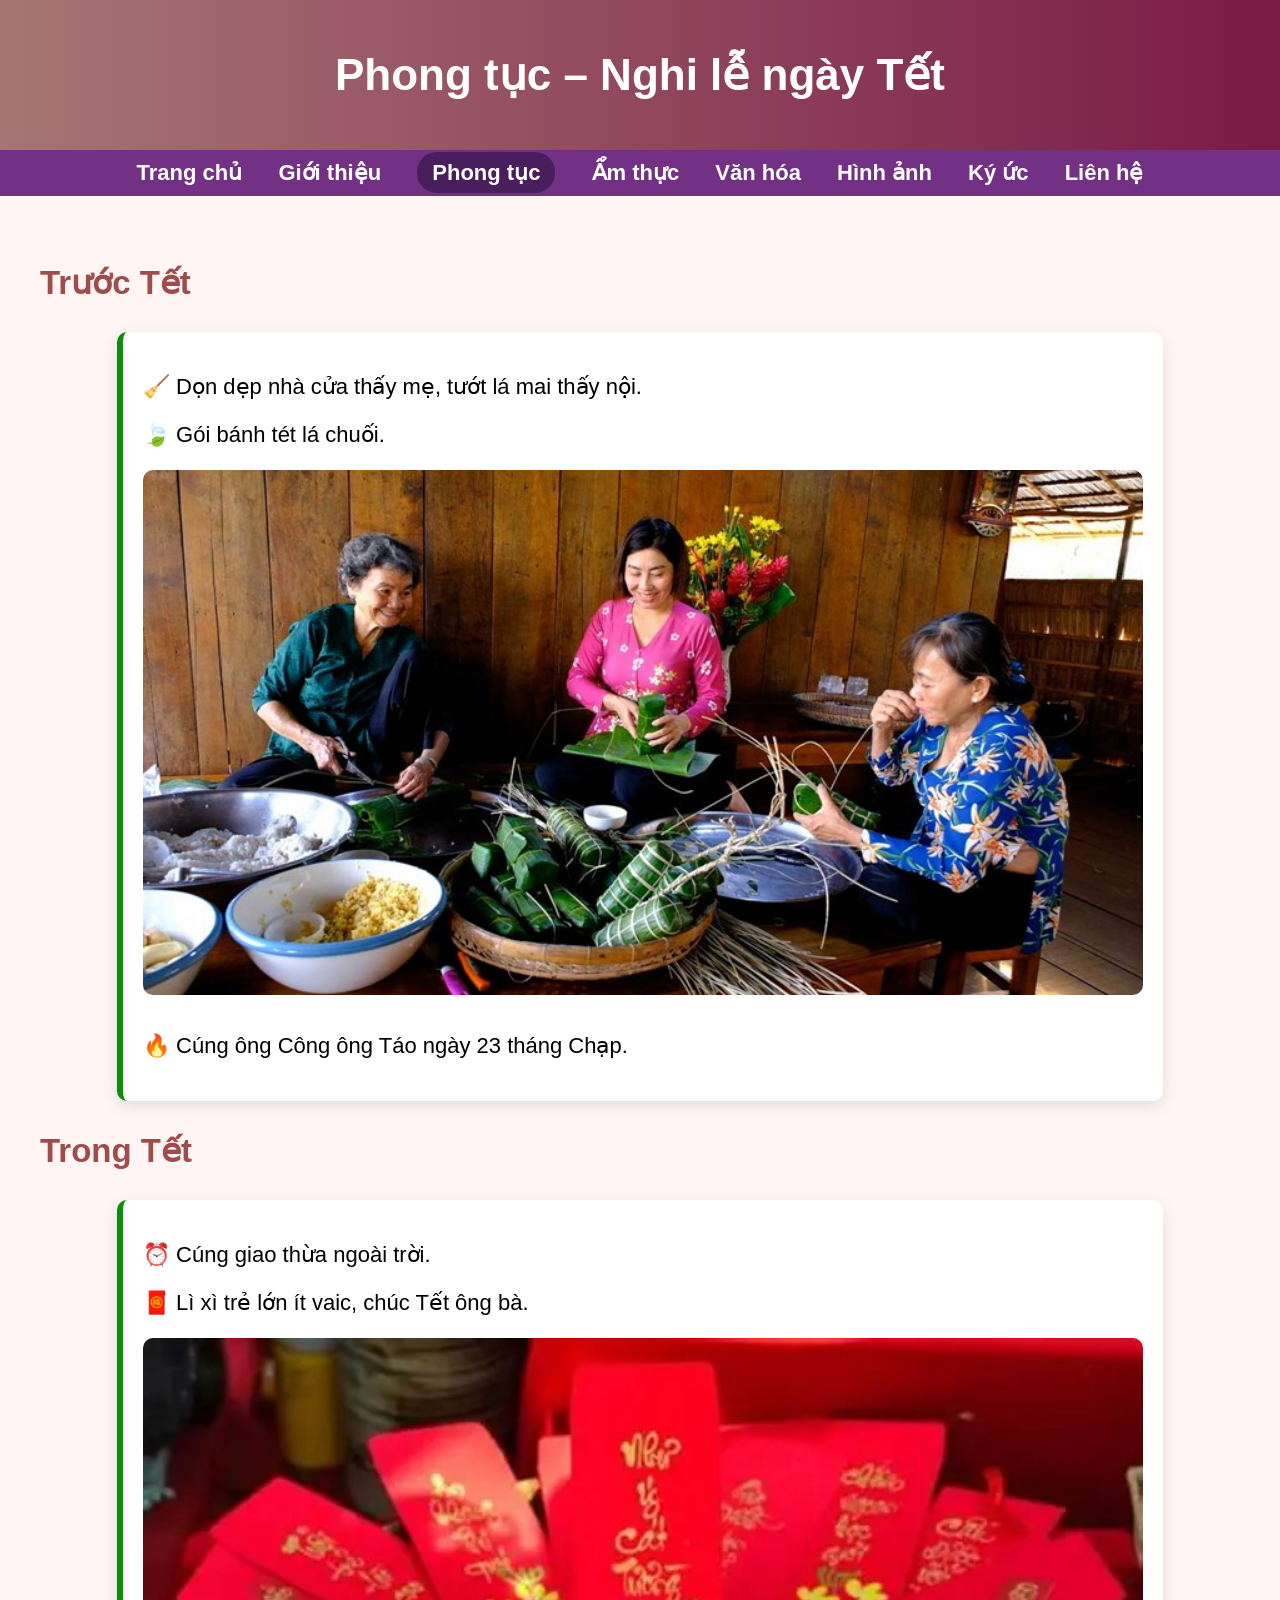
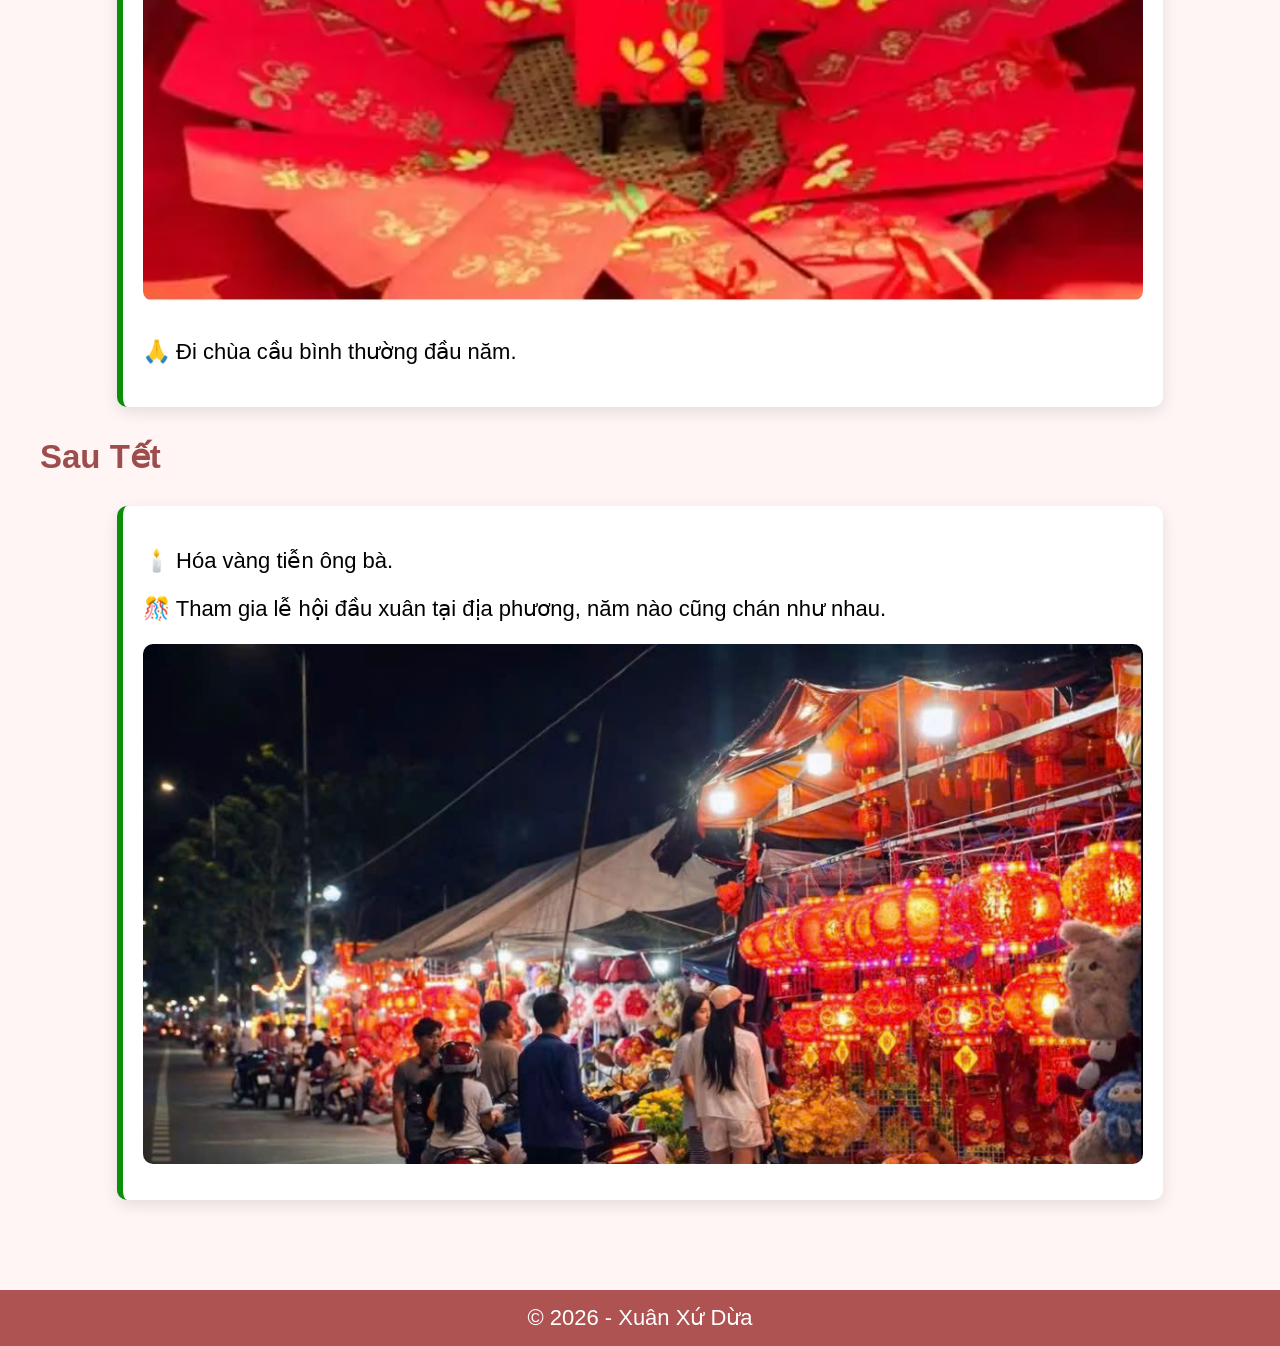
<file: phongtuc.html>
<!DOCTYPE html>
<html>
<head>
    <title>Phong tục Tết - Bến Tre</title>
    <link rel="stylesheet" href="css/style.css">
</head>
<body>

<header>
    <h1>Phong tục – Nghi lễ ngày Tết</h1>
</header>

<nav>
    <a href="index.html">Trang chủ</a>
    <a href="gioithieu.html">Giới thiệu</a>
    <a href="phongtuc.html" class="active">Phong tục</a>
    <a href="amthuc.html">Ẩm thực</a>
    <a href="vanhoa.html">Văn hóa</a>
    <a href="hinhanh.html">Hình ảnh</a>
    <a href="kyuc.html">Ký ức</a>
    <a href="lienhe.html">Liên hệ</a>
</nav>

<div class="section">

<h2>Trước Tết</h2>
<div class="card">
<p>🧹 Dọn dẹp nhà cửa thấy mẹ, tướt lá mai thấy nội.</p>


<p>🍃 Gói bánh tét lá chuối.</p> 
<img src="images/goibanh.jpg" alt="Gói bánh tét">

<p>🔥 Cúng ông Công ông Táo ngày 23 tháng Chạp.</p>

</div>

<h2>Trong Tết</h2>
<div class="card">
<p>⏰ Cúng giao thừa ngoài trời.</p>
<p>🧧 Lì xì trẻ lớn ít vaic, chúc Tết ông bà.</p>
<img src="images/lixi.webp" alt="Li xi">
<p>🙏 Đi chùa cầu bình thường đầu năm.</p>
</div>

<h2>Sau Tết</h2>
<div class="card">
<p>🕯️ Hóa vàng tiễn ông bà.</p>
<p>🎊 Tham gia lễ hội đầu xuân tại địa phương, năm nào cũng chán như nhau.</p>
<img src="images/hinh7.jpg" alt="Gói bánh tét">
</div>



</div>

<footer>
© 2026 - Xuân Xứ Dừa
</footer>

</body>
</html>
</file>
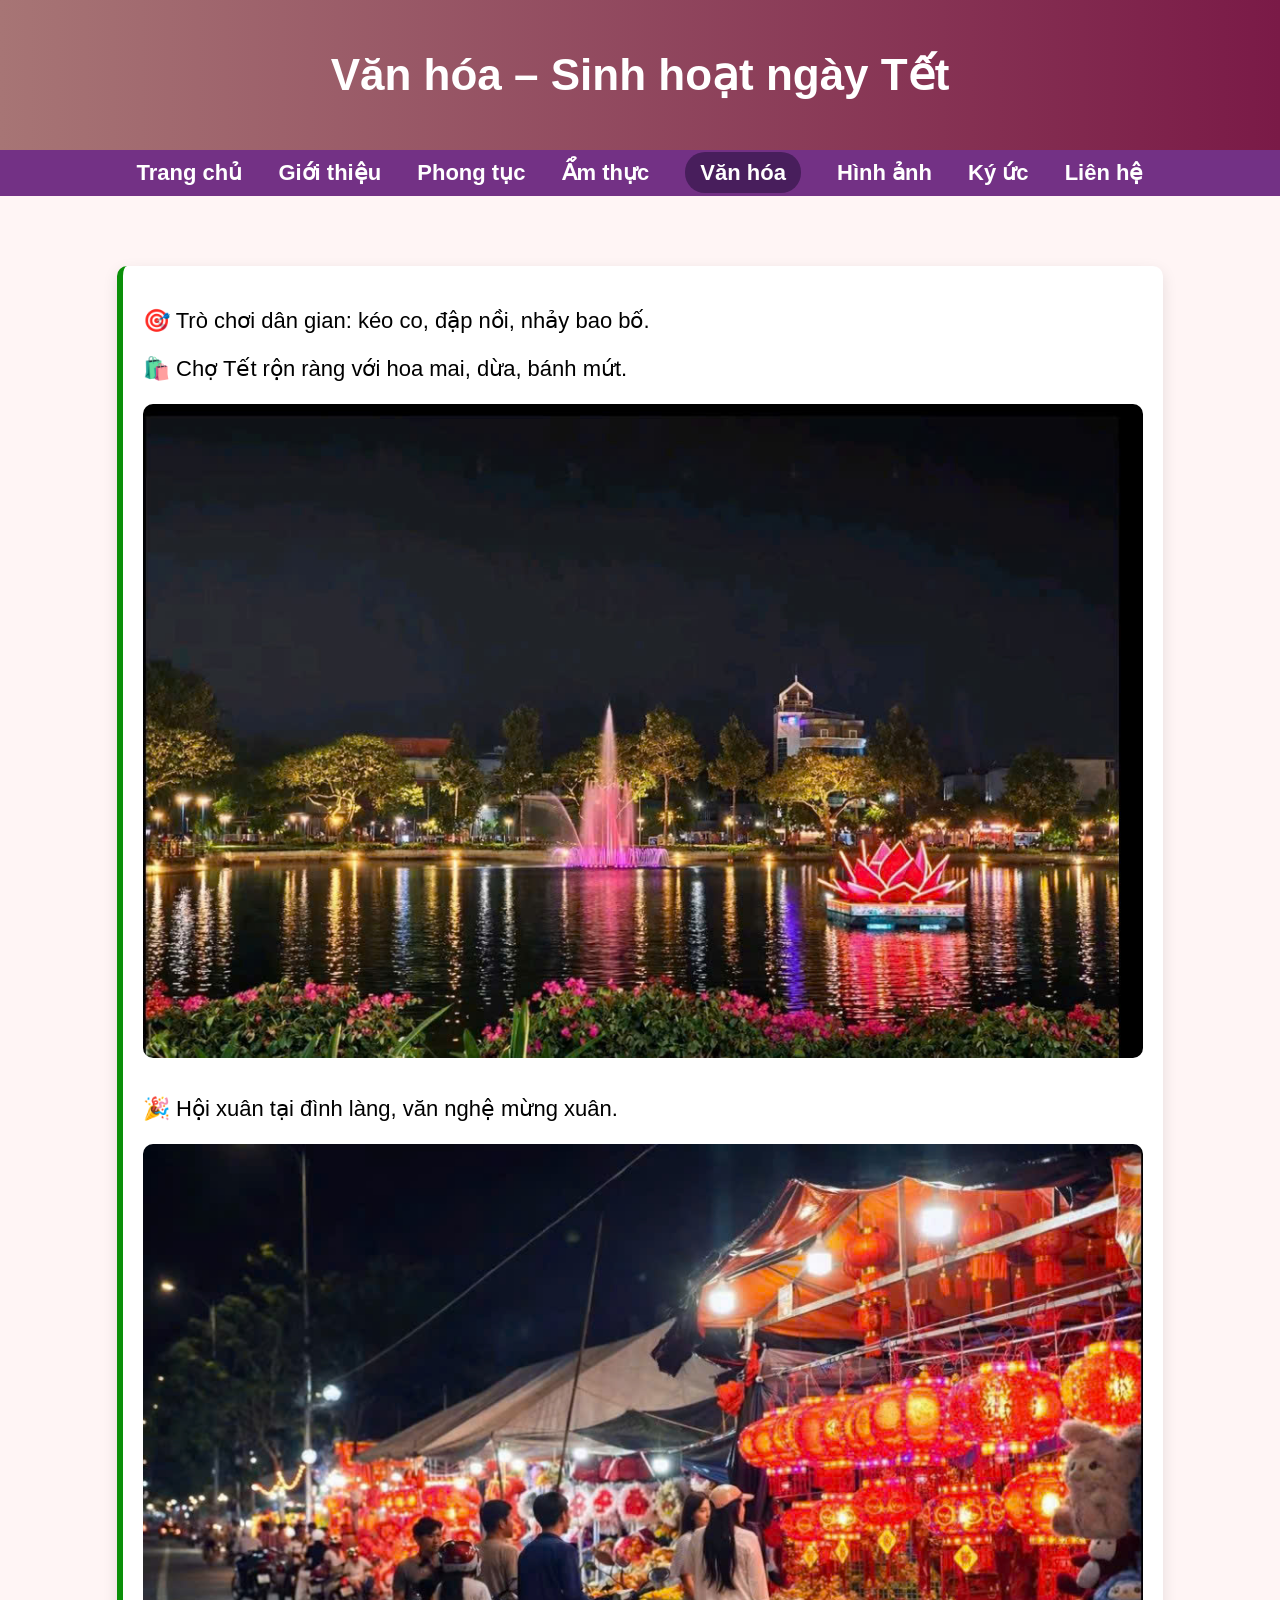
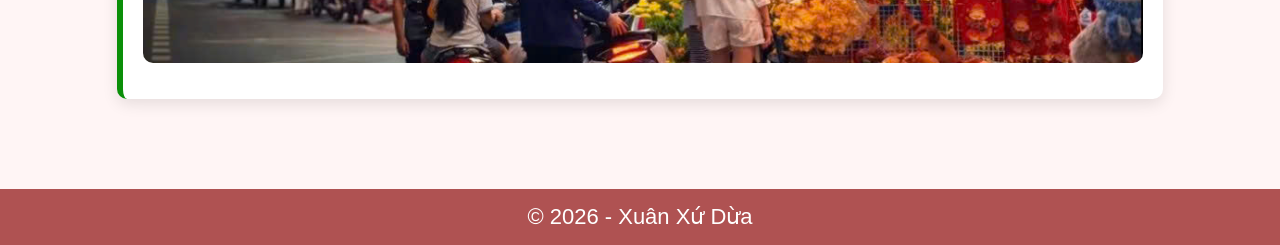
<file: vanhoa.html>
<!DOCTYPE html>
<html>
<head>
    <title>Văn hóa Tết - Bến Tre</title>
    <link rel="stylesheet" href="css/style.css">
</head>
<body>

<header>
    <h1>Văn hóa – Sinh hoạt ngày Tết</h1>
</header>

<nav>
    <a href="index.html">Trang chủ</a>
    <a href="gioithieu.html">Giới thiệu</a>
    <a href="phongtuc.html">Phong tục</a>
    <a href="amthuc.html">Ẩm thực</a>
    <a href="vanhoa.html" class="active">Văn hóa</a>
    <a href="hinhanh.html">Hình ảnh</a>
    <a href="kyuc.html">Ký ức</a>
    <a href="lienhe.html">Liên hệ</a>
</nav>

<div class="section">
<div class="card">
<p>🎯 Trò chơi dân gian: kéo co, đập nồi, nhảy bao bố.</p>
<p>🛍️ Chợ Tết rộn ràng với hoa mai, dừa, bánh mứt.</p>
<img src="images/hionh6.jpg">

<p>🎉 Hội xuân tại đình làng, văn nghệ mừng xuân.</p>
<img src="images/hinh7.jpg">

</div>



</div>

<footer>
© 2026 - Xuân Xứ Dừa
</footer>

</body>
</html>
</file>
<file: css/style.css>
body{
    margin:0;
    font-family: Arial, sans-serif;
    background-color:#fff5f5;
    font-size: 22px;
}

header{
    background:linear-gradient(90deg,#a77575,#7a1a47);
    color:white;
    padding:20px;
    text-align:center;
}

nav{
    background-color:#733185;
    padding:10px;
    text-align:center;
}

nav a{
    color:white;
    text-decoration:none;
    margin:0 15px;
    font-weight:bold;
}

nav a:hover{
    color:yellow;
}

.section{
    padding:40px;
}

h2{
    color:#9e4d4d;
}

.card{
    background: white;
    padding: 35px;
    margin: 30px auto;
    max-width: 1000px;
    border-left: 6px solid #0a8f08;
    border-radius: 15px;
    box-shadow: 0 8px 20px rgba(0,0,0,0.12);
}

img{
    max-width:100%;
    border-radius:10px;
}

footer{
    background:#af5252;
    color:white;
    text-align:center;
    padding:15px;
    margin-top:20px;
}
/* Nút đang ở trang hiện tại */
nav a.active{
    background-color: #481e5c;  /* xanh lá */
    padding: 8px 15px;
    border-radius: 20px;
    color: white;
}

/* Hiệu ứng hover đẹp hơn */
nav a:hover{
    background-color: #ffcc00;
    color: #a00000;
    padding: 8px 15px;
    border-radius: 20px;
}
/* Banner */
.banner{
    width: 100%;
    height: 400px;
    object-fit: cover;
}

/* Card có hình */
.card img{
    width: 100%;
    object-fit: cover;
    border-radius: 10px;
    margin-bottom: 10px;
}

/* Card hover */
.card{
    transition: 0.3s;
}

.card:hover{
    transform: scale(1.03);
}

/* Link bao toàn bộ card */
.card-link{
    text-decoration: none;
    color: black;
}
/* Banner đầu trang */
.page-banner{
    width: 100%;
    height: 800px;
    object-fit: cover;
    object-position: center;
    border-radius: 15px;
    margin-bottom: 30px;
}

/* Bố cục 2 cột */
.flex-container{
    display: flex;
    flex-wrap: wrap;
    gap: 30px;
    align-items: center;
}

/* Cột nội dung */
.flex-text{
   font-size: 20px;
    flex: 1;
    min-width: 300px;
}

/* Cột hình ảnh */
.flex-img{
    flex: 1;
    min-width: 300px;
    
}

.flex-img img{
    width: 60%;
    border-radius: 15px;
    box-shadow: 0 0 15px rgba(0,0,0,0.2);
}

/* Card đẹp hơn */
.card{
    background: white;
    padding: 20px;
    border-left: 6px solid #0a8f08;
    border-radius: 10px;
    box-shadow: 0 5px 15px rgba(0,0,0,0.1);
    transition: 0.3s;
}

.card:hover{
    transform: translateY(-5px);
}
/* ===== GALLERY ===== */
.gallery-container{
    display: grid;
    grid-template-columns: repeat(auto-fit, minmax(300px, 1fr));
    gap: 20px;
}

.gallery-container img{
    width: 100%;
    height: 250px;
    object-fit: cover;
    border-radius: 15px;
    box-shadow: 0 8px 20px rgba(0,0,0,0.15);
    transition: 0.3s;
    cursor: pointer;
}

.gallery-container img:hover{
    transform: scale(1.05);
}
</file>
